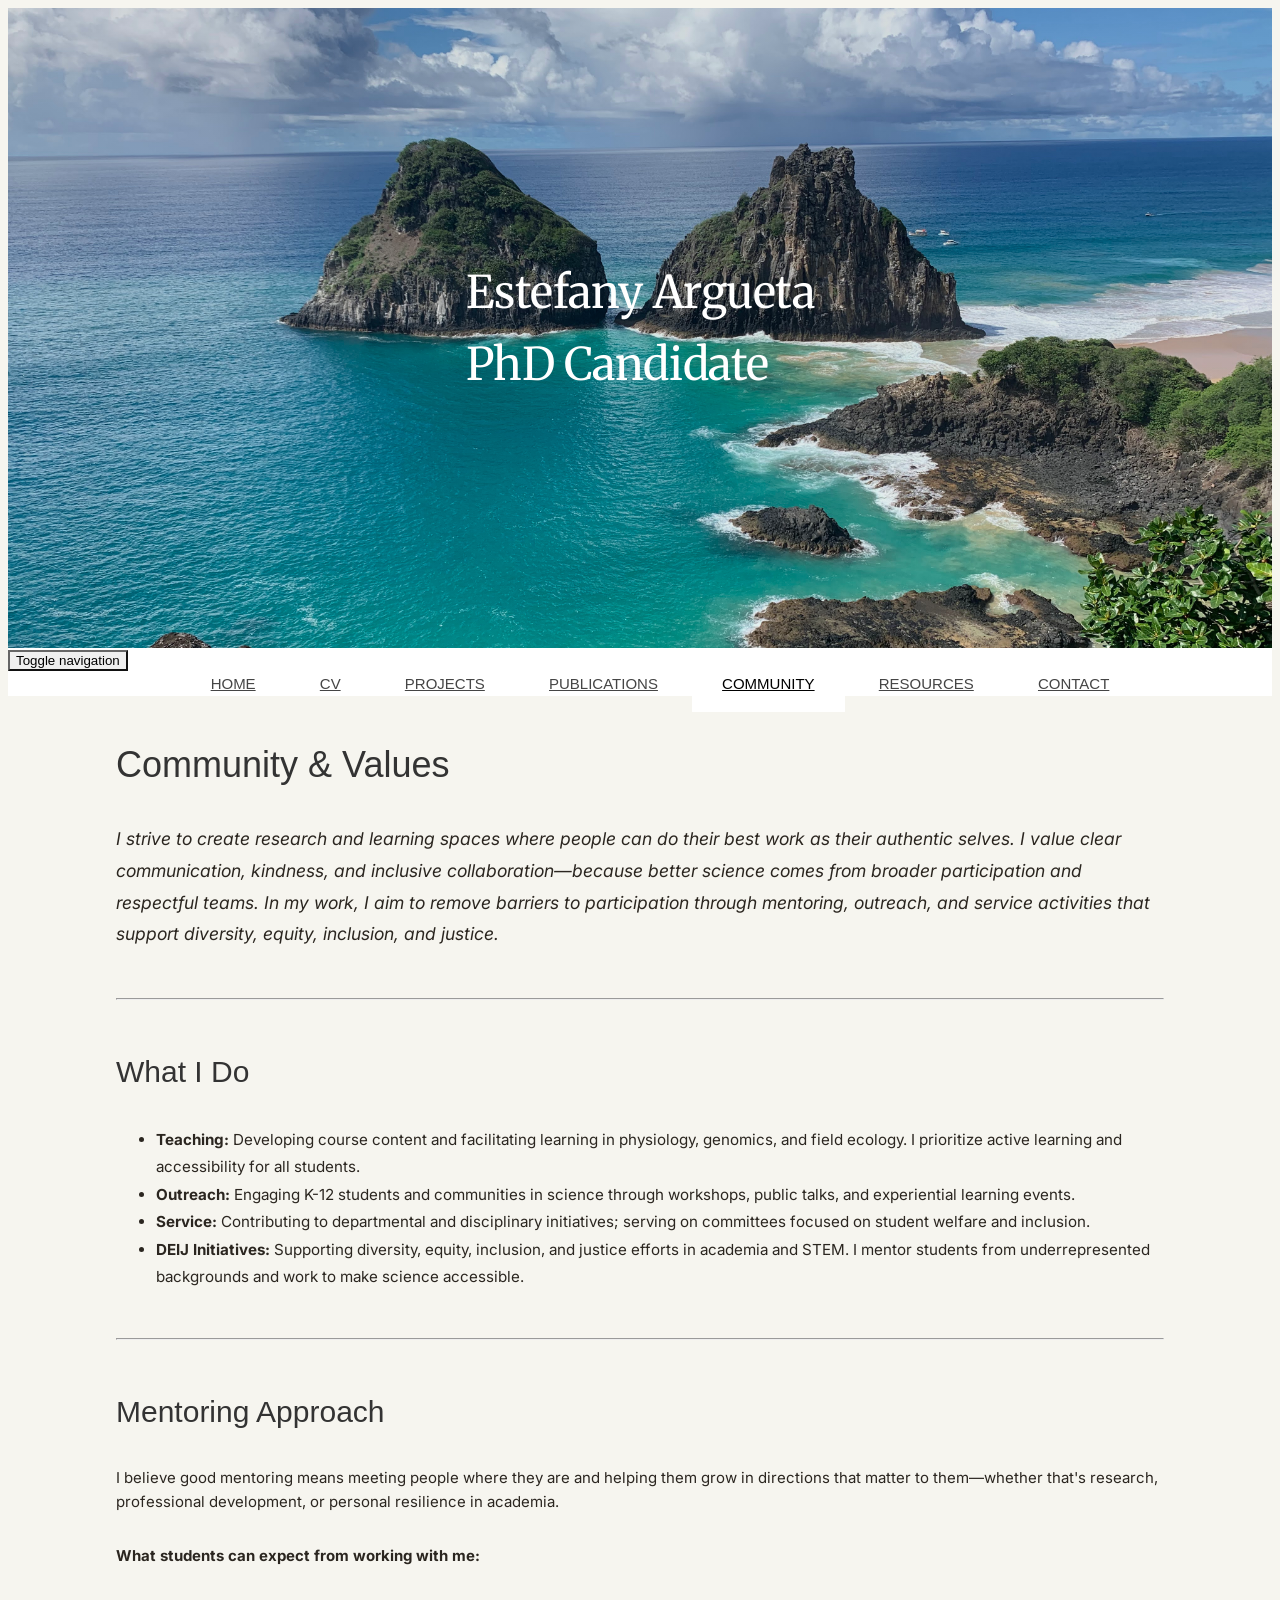
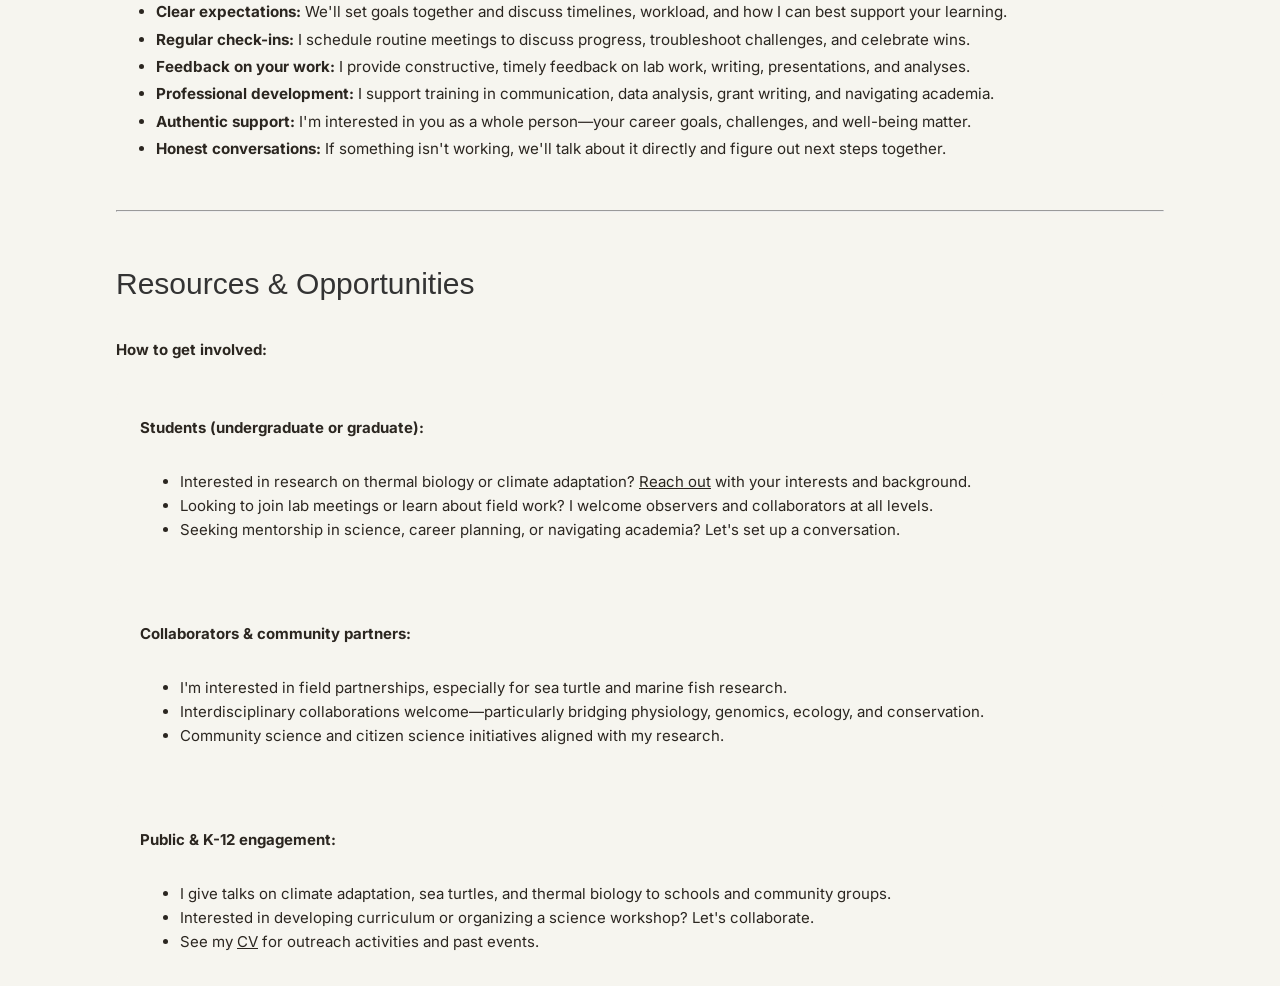
<file: community.html>
<!doctype html>
<html lang="en">
<head>
  <meta charset="utf-8">
  <meta name="viewport" content="width=device-width, initial-scale=1">
  <title>Community — Estefany Argueta</title>
  <link rel="icon" href="favicon.svg" type="image/svg+xml">
  <link rel="preconnect" href="https://fonts.googleapis.com">
  <link rel="preconnect" href="https://fonts.gstatic.com" crossorigin>
  <link rel="stylesheet" href="styles.css">
</head>
<body>
  <header id="header">
    <div id="head" class="parallax" parallax-speed="1">
      <h3 id="logo" class="text-center">
        <span class="title">Estefany Argueta<br>PhD Candidate</span>
      </h3>
    </div>
    <nav class="navbar navbar-default navbar-sticky">
      <div class="container-fluid">
        <div class="navbar-header">
          <button type="button" class="navbar-toggle" data-toggle="collapse" data-target="#bs-example-navbar-collapse-1"> <span class="sr-only">Toggle navigation</span> <span class="icon-bar"></span> <span class="icon-bar"></span> <span class="icon-bar"></span> </button>
        </div>
        <div class="navbar-collapse collapse">
          <ul class="nav navbar-nav">
            <li><a href="index.html">Home</a></li>
            <li><a href="cv.html">CV</a></li>
            <li><a href="projects.html">Projects</a></li>
            <li><a href="publications.html">Publications</a></li>
            <li class="active"><a href="community.html">Community</a></li>
            <li><a href="resources.html">Resources</a></li>
            <li><a href="contact.html">Contact</a></li>
          </ul>
        </div>
      </div>
    </nav>
  </header>

  <main class="container">
    <section class="topspace">
      <div class="row">
        <div class="col-md-8 col-md-offset-2">
          <h2>Community & Values</h2>
          
          <p style="font-size: 1.1rem; line-height: 1.8; margin-bottom: 2rem; font-style: italic;">I strive to create research and learning spaces where people can do their best work as their authentic selves. I value clear communication, kindness, and inclusive collaboration—because better science comes from broader participation and respectful teams. In my work, I aim to remove barriers to participation through mentoring, outreach, and service activities that support diversity, equity, inclusion, and justice.</p>

          <hr style="margin: 3rem 0;">

          <h3>What I Do</h3>
          <ul style="font-size: 0.95rem; line-height: 1.8;">
            <li><strong>Teaching:</strong> Developing course content and facilitating learning in physiology, genomics, and field ecology. I prioritize active learning and accessibility for all students.</li>
            <li><strong>Outreach:</strong> Engaging K-12 students and communities in science through workshops, public talks, and experiential learning events.</li>
            <li><strong>Service:</strong> Contributing to departmental and disciplinary initiatives; serving on committees focused on student welfare and inclusion.</li>
            <li><strong>DEIJ Initiatives:</strong> Supporting diversity, equity, inclusion, and justice efforts in academia and STEM. I mentor students from underrepresented backgrounds and work to make science accessible.</li>
          </ul>

          <hr style="margin: 3rem 0;">

          <h3>Mentoring Approach</h3>
          <p>I believe good mentoring means meeting people where they are and helping them grow in directions that matter to them—whether that's research, professional development, or personal resilience in academia.</p>
          
          <p><strong>What students can expect from working with me:</strong></p>
          <ul style="font-size: 0.95rem; line-height: 1.8;">
            <li><strong>Clear expectations:</strong> We'll set goals together and discuss timelines, workload, and how I can best support your learning.</li>
            <li><strong>Regular check-ins:</strong> I schedule routine meetings to discuss progress, troubleshoot challenges, and celebrate wins.</li>
            <li><strong>Feedback on your work:</strong> I provide constructive, timely feedback on lab work, writing, presentations, and analyses.</li>
            <li><strong>Professional development:</strong> I support training in communication, data analysis, grant writing, and navigating academia.</li>
            <li><strong>Authentic support:</strong> I'm interested in you as a whole person—your career goals, challenges, and well-being matter.</li>
            <li><strong>Honest conversations:</strong> If something isn't working, we'll talk about it directly and figure out next steps together.</li>
          </ul>

          <hr style="margin: 3rem 0;">

          <h3>Resources & Opportunities</h3>
          <p><strong>How to get involved:</strong></p>
          
          <div style="background: #f6f5ef; padding: 1.5rem; border-radius: 6px; margin-bottom: 2rem;">
            <p><strong>Students (undergraduate or graduate):</strong></p>
            <ul style="margin-bottom: 0;">
              <li>Interested in research on thermal biology or climate adaptation? <a href="contact.html">Reach out</a> with your interests and background.</li>
              <li>Looking to join lab meetings or learn about field work? I welcome observers and collaborators at all levels.</li>
              <li>Seeking mentorship in science, career planning, or navigating academia? Let's set up a conversation.</li>
            </ul>
          </div>

          <div style="background: #f6f5ef; padding: 1.5rem; border-radius: 6px; margin-bottom: 2rem;">
            <p><strong>Collaborators & community partners:</strong></p>
            <ul style="margin-bottom: 0;">
              <li>I'm interested in field partnerships, especially for sea turtle and marine fish research.</li>
              <li>Interdisciplinary collaborations welcome—particularly bridging physiology, genomics, ecology, and conservation.</li>
              <li>Community science and citizen science initiatives aligned with my research.</li>
            </ul>
          </div>

          <div style="background: #f6f5ef; padding: 1.5rem; border-radius: 6px;">
            <p><strong>Public & K-12 engagement:</strong></p>
            <ul style="margin-bottom: 0;">
              <li>I give talks on climate adaptation, sea turtles, and thermal biology to schools and community groups.</li>
              <li>Interested in developing curriculum or organizing a science workshop? Let's collaborate.</li>
              <li>See my <a href="cv.html">CV</a> for outreach activities and past events.</li>
            </ul>
          </div>

        </div>
      </div>
    </section>
  </main>
</body>
</html>
</file>
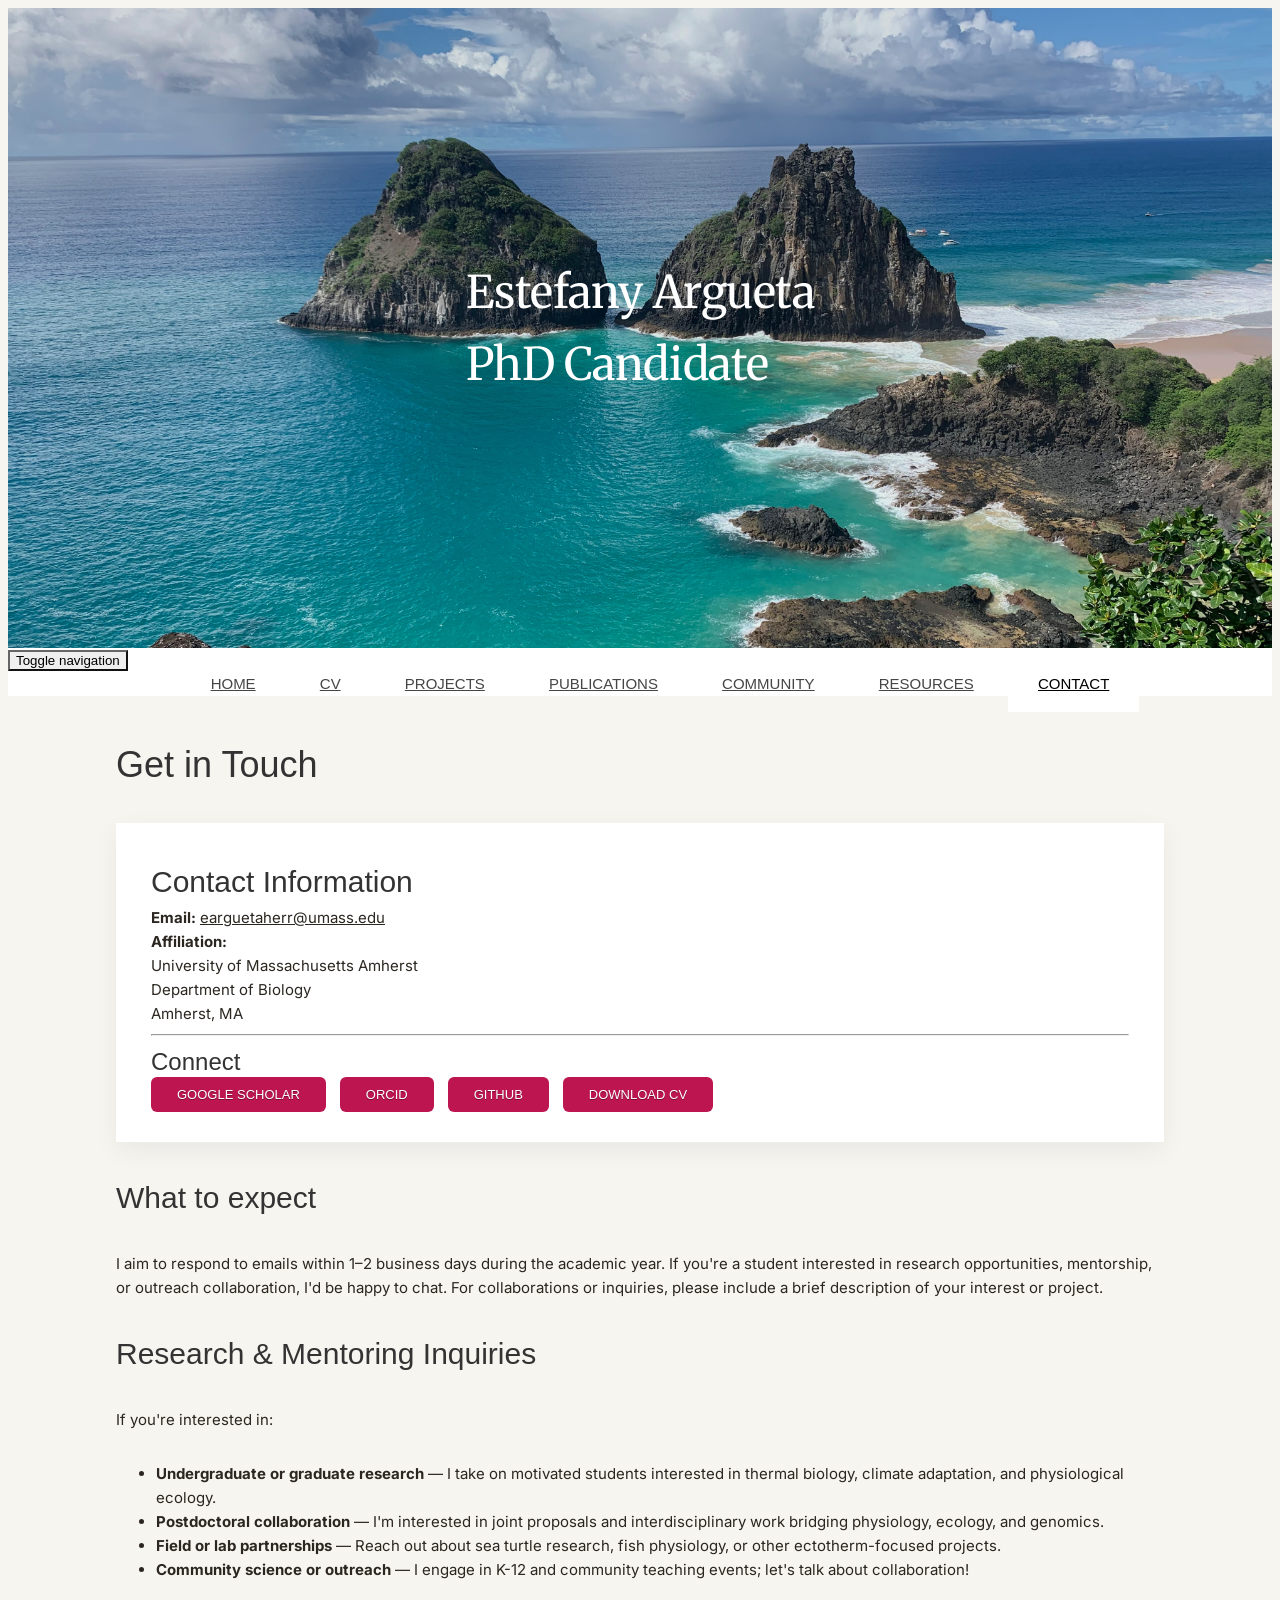
<file: contact.html>
<!doctype html>
<html lang="en">
<head>
  <meta charset="utf-8">
  <meta name="viewport" content="width=device-width, initial-scale=1">
  <title>Contact — Estefany Argueta</title>
  <link rel="icon" href="favicon.svg" type="image/svg+xml">
  <link rel="preconnect" href="https://fonts.googleapis.com">
  <link rel="preconnect" href="https://fonts.gstatic.com" crossorigin>
  <link rel="stylesheet" href="styles.css">
</head>
<body>
  <header id="header">
    <div id="head" class="parallax" parallax-speed="1">
      <h3 id="logo" class="text-center">
        <span class="title">Estefany Argueta<br>PhD Candidate</span>
      </h3>
    </div>
    <nav class="navbar navbar-default navbar-sticky">
      <div class="container-fluid">
        <div class="navbar-header">
          <button type="button" class="navbar-toggle" data-toggle="collapse" data-target="#bs-example-navbar-collapse-1"> <span class="sr-only">Toggle navigation</span> <span class="icon-bar"></span> <span class="icon-bar"></span> <span class="icon-bar"></span> </button>
        </div>
        <div class="navbar-collapse collapse">
          <ul class="nav navbar-nav">
            <li><a href="index.html">Home</a></li>
            <li><a href="cv.html">CV</a></li>
            <li><a href="projects.html">Projects</a></li>
            <li><a href="publications.html">Publications</a></li>
            <li><a href="community.html">Community</a></li>
            <li><a href="resources.html">Resources</a></li>
            <li class="active"><a href="contact.html">Contact</a></li>
          </ul>
        </div>
      </div>
    </nav>
  </header>

  <main class="container">
    <section class="topspace">
      <div class="row">
        <div class="col-md-8 col-md-offset-2">
          <h2>Get in Touch</h2>
          
          <div class="panel panel-cta" style="margin-bottom: 2rem;">
            <div class="panel-body">
              <h3 style="margin-top: 0;">Contact Information</h3>
              
              <p><strong>Email:</strong> <a href="mailto:earguetaherr@umass.edu">earguetaherr@umass.edu</a></p>
              
              <p><strong>Affiliation:</strong><br>
              University of Massachusetts Amherst<br>
              Department of Biology<br>
              Amherst, MA</p>

              <hr>

              <h4>Connect</h4>
              <p>
                <a href="#" class="btn btn-primary" style="margin-right: 10px; margin-bottom: 10px;">Google Scholar</a>
                <a href="#" class="btn btn-primary" style="margin-right: 10px; margin-bottom: 10px;">ORCID</a>
                <a href="#" class="btn btn-primary" style="margin-right: 10px; margin-bottom: 10px;">GitHub</a>
                <a href="cv.pdf" class="btn btn-primary">Download CV</a>
              </p>
            </div>
          </div>

          <h3>What to expect</h3>
          <p>I aim to respond to emails within 1–2 business days during the academic year. If you're a student interested in research opportunities, mentorship, or outreach collaboration, I'd be happy to chat. For collaborations or inquiries, please include a brief description of your interest or project.</p>

          <h3>Research & Mentoring Inquiries</h3>
          <p>If you're interested in:</p>
          <ul>
            <li><strong>Undergraduate or graduate research</strong> — I take on motivated students interested in thermal biology, climate adaptation, and physiological ecology.</li>
            <li><strong>Postdoctoral collaboration</strong> — I'm interested in joint proposals and interdisciplinary work bridging physiology, ecology, and genomics.</li>
            <li><strong>Field or lab partnerships</strong> — Reach out about sea turtle research, fish physiology, or other ectotherm-focused projects.</li>
            <li><strong>Community science or outreach</strong> — I engage in K-12 and community teaching events; let's talk about collaboration!</li>
          </ul>

        </div>
      </div>
    </section>
  </main>
</body>
</html>
</file>
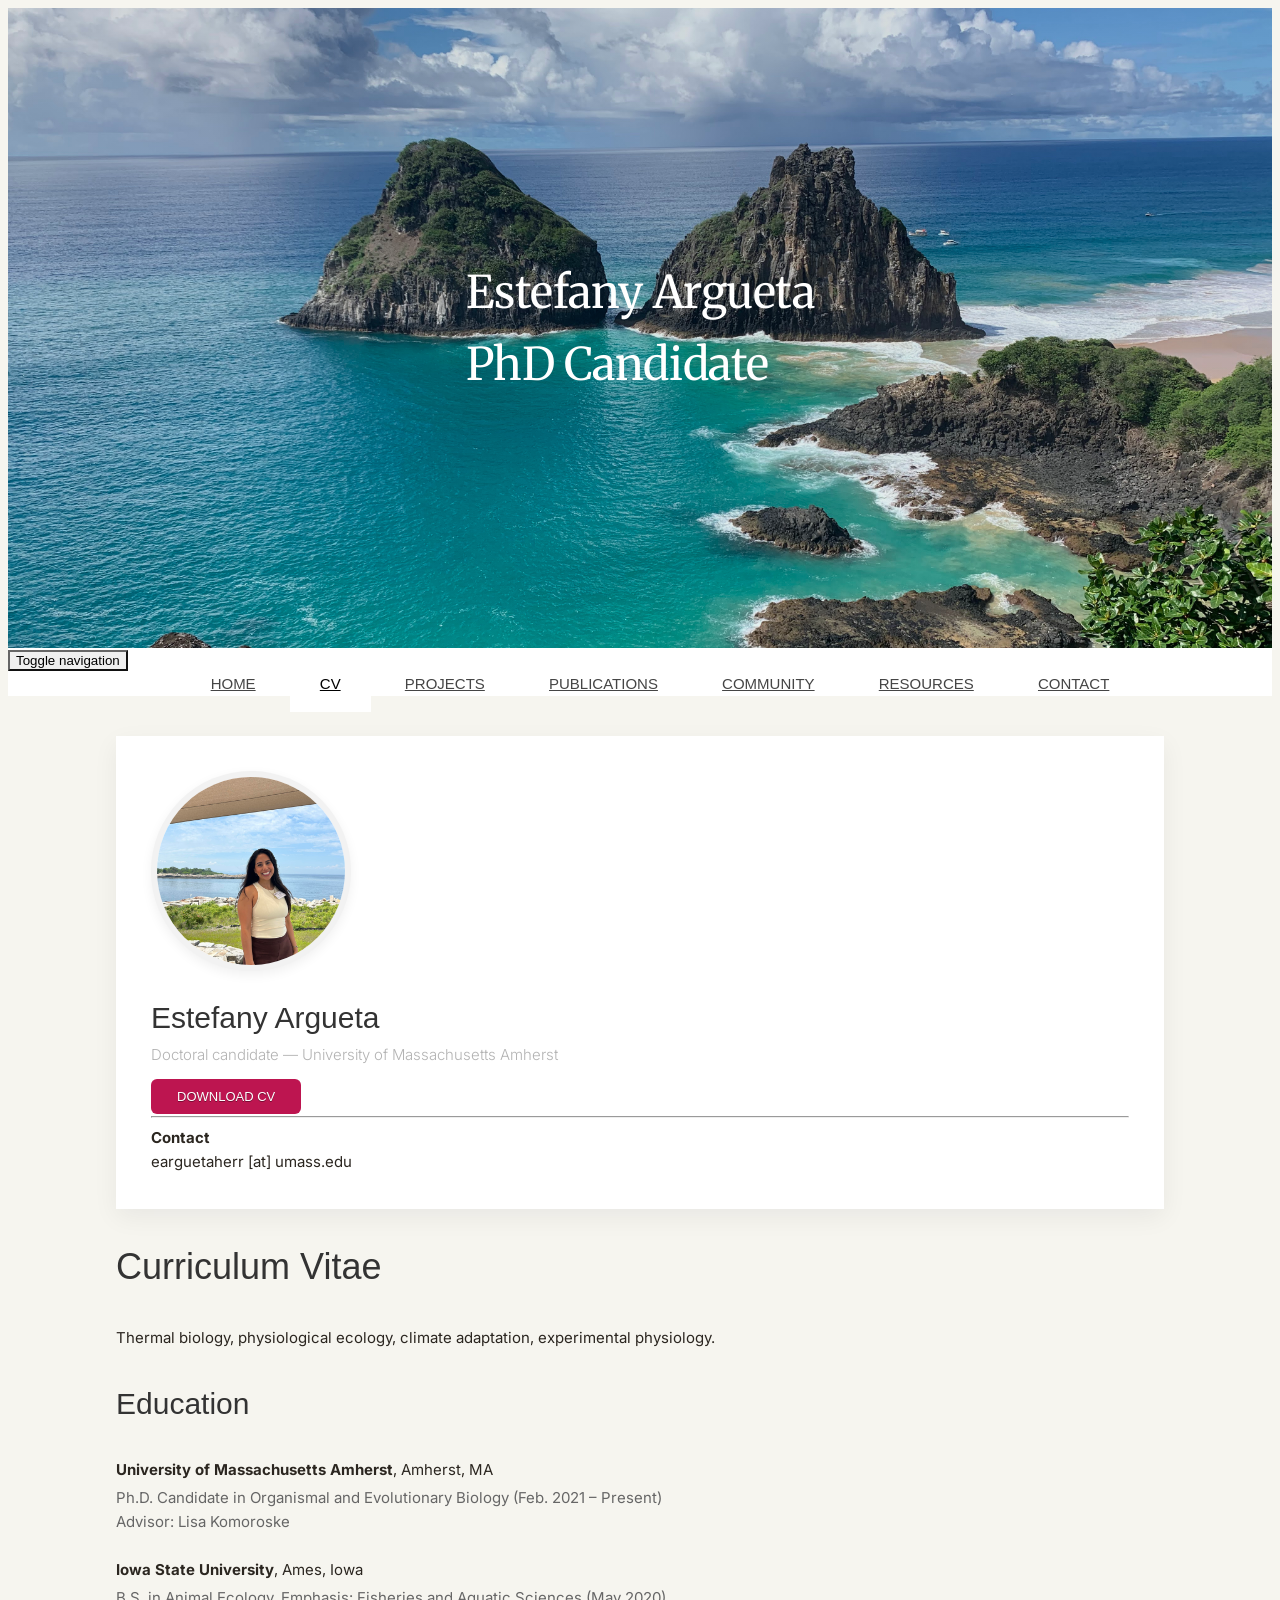
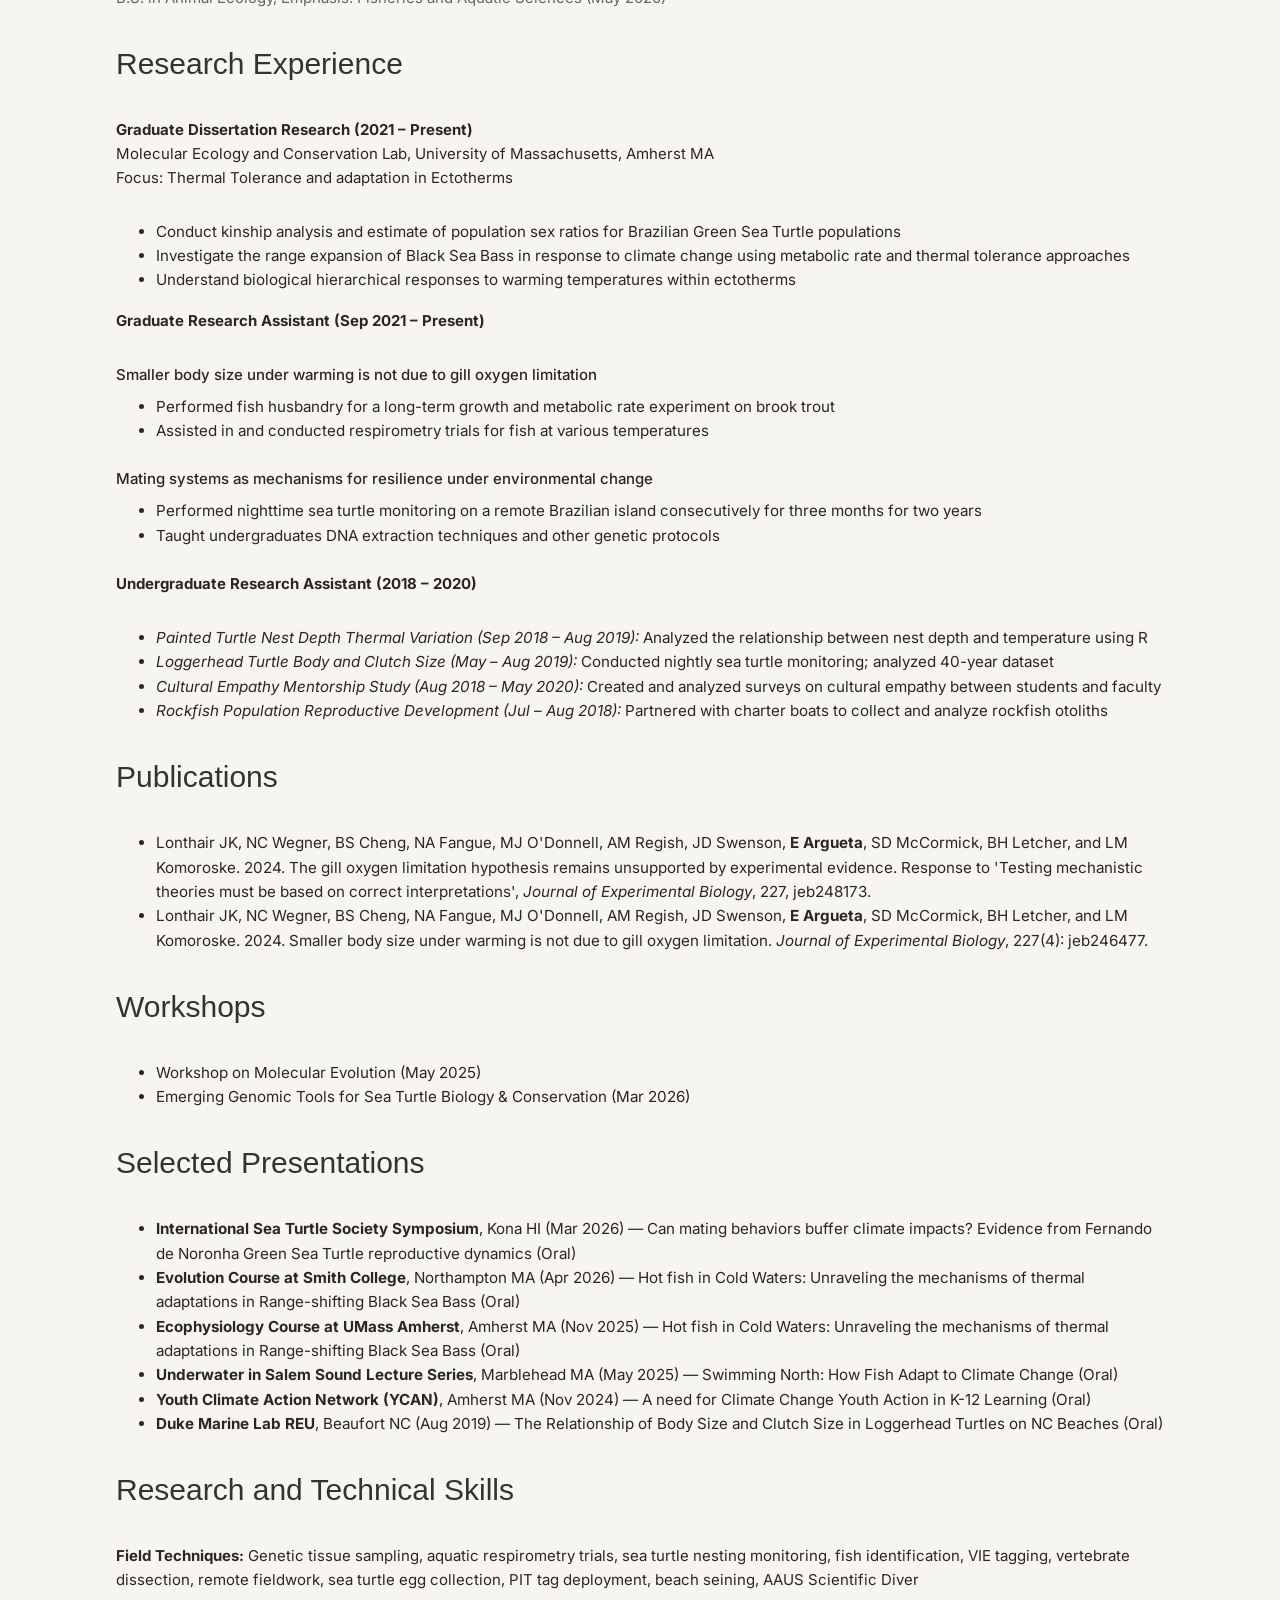
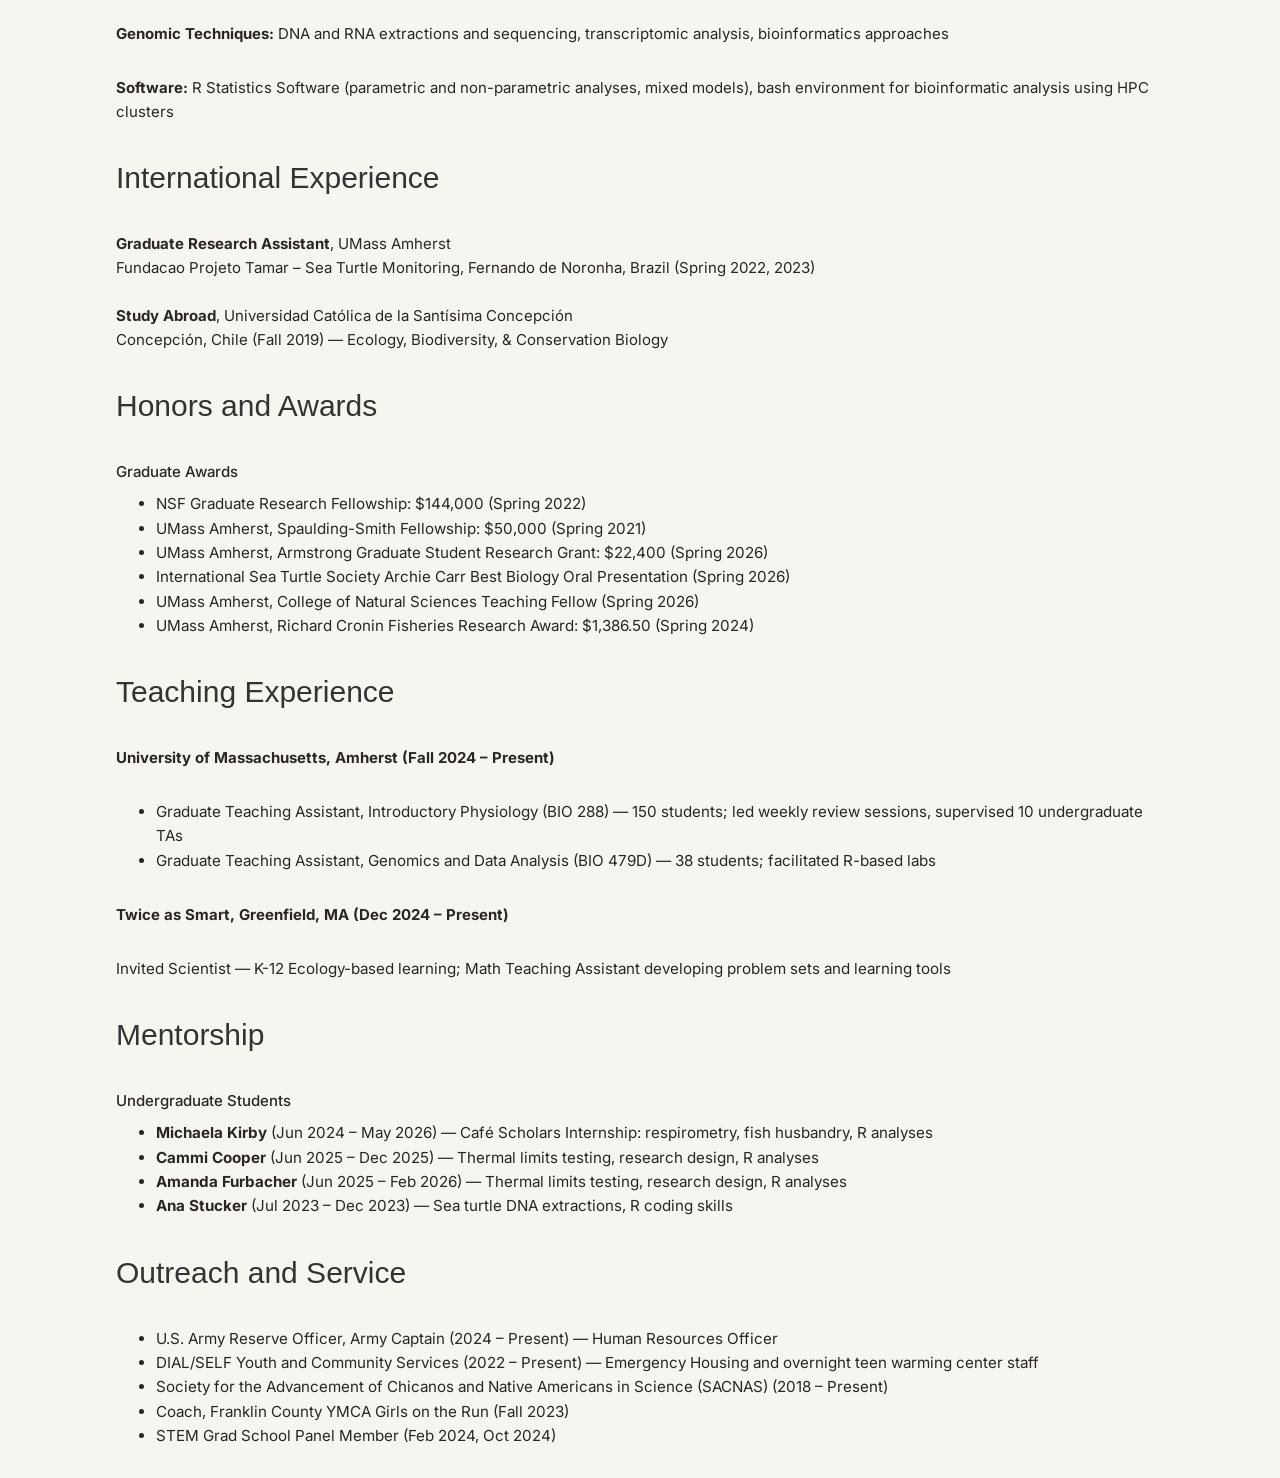
<file: cv.html>
<!doctype html>
<html lang="en">
<head>
  <meta charset="utf-8">
  <meta name="viewport" content="width=device-width, initial-scale=1">
  <title>CV — Estefany Argueta</title>
  <link rel="icon" href="favicon.svg" type="image/svg+xml">
  <link rel="preconnect" href="https://fonts.googleapis.com">
  <link rel="preconnect" href="https://fonts.gstatic.com" crossorigin>
  <link rel="stylesheet" href="styles.css">
</head>
<body>
  <header id="header">
    <div id="head" class="parallax" parallax-speed="1">
      <h3 id="logo" class="text-center">
        <span class="title">Estefany Argueta<br>PhD Candidate</span>
      </h3>
    </div>
    <nav class="navbar navbar-default navbar-sticky">
      <div class="container-fluid">
        <div class="navbar-header">
          <button type="button" class="navbar-toggle" data-toggle="collapse" data-target="#bs-example-navbar-collapse-1"> <span class="sr-only">Toggle navigation</span> <span class="icon-bar"></span> <span class="icon-bar"></span> <span class="icon-bar"></span> </button>
        </div>
        <div class="navbar-collapse collapse">
          <ul class="nav navbar-nav">
            <li><a href="index.html">Home</a></li>
            <li class="active"><a href="cv.html">CV</a></li>
            <li><a href="projects.html">Projects</a></li>
            <li><a href="publications.html">Publications</a></li>
            <li><a href="community.html">Community</a></li>
            <li><a href="resources.html">Resources</a></li>
            <li><a href="contact.html">Contact</a></li>
          </ul>
        </div>
      </div>
    </nav>
  </header>

  <main class="container">
    <section class="topspace">
      <div class="row">
        <div class="col-md-4">
          <div class="panel panel-cta">
            <div class="panel-body text-center">
              <div class="profile-wrap" style="margin:0 auto 1rem;">
                <img class="profile-photo" src="images/main/headshot.jpeg" alt="Estefany Argueta">
              </div>
              <h3 style="margin-top:0;">Estefany Argueta</h3>
              <p class="text-msg">Doctoral candidate — University of Massachusetts Amherst</p>
              <p style="margin-top:1rem;"><a href="cv.pdf" class="btn btn-primary">Download CV</a></p>
              <hr>
              <p><strong>Contact</strong><br>earguetaherr [at] umass.edu</p>
            </div>
          </div>
        </div>
        <div class="col-md-8">
          <h2>Curriculum Vitae</h2>
          <p>Thermal biology, physiological ecology, climate adaptation, experimental physiology.</p>

          <h3>Education</h3>
          <div style="margin-bottom: 1.5rem;">
            <p style="margin-bottom: 0.25rem;"><strong>University of Massachusetts Amherst</strong>, Amherst, MA</p>
            <p style="margin-bottom: 0; color: #666;">Ph.D. Candidate in Organismal and Evolutionary Biology (Feb. 2021 – Present)<br>Advisor: Lisa Komoroske</p>
          </div>
          <div style="margin-bottom: 1.5rem;">
            <p style="margin-bottom: 0.25rem;"><strong>Iowa State University</strong>, Ames, Iowa</p>
            <p style="margin-bottom: 0; color: #666;">B.S. in Animal Ecology, Emphasis: Fisheries and Aquatic Sciences (May 2020)</p>
          </div>

          <h3>Research Experience</h3>
          <p><strong>Graduate Dissertation Research (2021 – Present)</strong><br>
          Molecular Ecology and Conservation Lab, University of Massachusetts, Amherst MA<br>
          Focus: Thermal Tolerance and adaptation in Ectotherms</p>
          <ul style="font-size: 0.95rem; margin-bottom: 1rem;">
            <li>Conduct kinship analysis and estimate of population sex ratios for Brazilian Green Sea Turtle populations</li>
            <li>Investigate the range expansion of Black Sea Bass in response to climate change using metabolic rate and thermal tolerance approaches</li>
            <li>Understand biological hierarchical responses to warming temperatures within ectotherms</li>
          </ul>

          <p><strong>Graduate Research Assistant (Sep 2021 – Present)</strong></p>
          <p style="margin-bottom: 0.5rem; font-weight: 500;">Smaller body size under warming is not due to gill oxygen limitation</p>
          <ul style="font-size: 0.95rem; margin-bottom: 1.5rem;">
            <li>Performed fish husbandry for a long-term growth and metabolic rate experiment on brook trout</li>
            <li>Assisted in and conducted respirometry trials for fish at various temperatures</li>
          </ul>

          <p style="margin-bottom: 0.5rem; font-weight: 500;">Mating systems as mechanisms for resilience under environmental change</p>
          <ul style="font-size: 0.95rem; margin-bottom: 1.5rem;">
            <li>Performed nighttime sea turtle monitoring on a remote Brazilian island consecutively for three months for two years</li>
            <li>Taught undergraduates DNA extraction techniques and other genetic protocols</li>
          </ul>

          <p><strong>Undergraduate Research Assistant (2018 – 2020)</strong></p>
          <ul style="font-size: 0.95rem;">
            <li><em>Painted Turtle Nest Depth Thermal Variation (Sep 2018 – Aug 2019):</em> Analyzed the relationship between nest depth and temperature using R</li>
            <li><em>Loggerhead Turtle Body and Clutch Size (May – Aug 2019):</em> Conducted nightly sea turtle monitoring; analyzed 40-year dataset</li>
            <li><em>Cultural Empathy Mentorship Study (Aug 2018 – May 2020):</em> Created and analyzed surveys on cultural empathy between students and faculty</li>
            <li><em>Rockfish Population Reproductive Development (Jul – Aug 2018):</em> Partnered with charter boats to collect and analyze rockfish otoliths</li>
          </ul>

          <h3>Publications</h3>
          <ul style="font-size: 0.95rem;">
            <li>Lonthair JK, NC Wegner, BS Cheng, NA Fangue, MJ O'Donnell, AM Regish, JD Swenson, <strong>E Argueta</strong>, SD McCormick, BH Letcher, and LM Komoroske. 2024. The gill oxygen limitation hypothesis remains unsupported by experimental evidence. Response to 'Testing mechanistic theories must be based on correct interpretations', <em>Journal of Experimental Biology</em>, 227, jeb248173.</li>
            <li>Lonthair JK, NC Wegner, BS Cheng, NA Fangue, MJ O'Donnell, AM Regish, JD Swenson, <strong>E Argueta</strong>, SD McCormick, BH Letcher, and LM Komoroske. 2024. Smaller body size under warming is not due to gill oxygen limitation. <em>Journal of Experimental Biology</em>, 227(4): jeb246477.</li>
          </ul>

          <h3>Workshops</h3>
          <ul style="font-size: 0.95rem;">
            <li>Workshop on Molecular Evolution (May 2025)</li>
            <li>Emerging Genomic Tools for Sea Turtle Biology &amp; Conservation (Mar 2026)</li>
          </ul>

          <h3>Selected Presentations</h3>
          <ul style="font-size: 0.95rem;">
            <li><strong>International Sea Turtle Society Symposium</strong>, Kona HI (Mar 2026) — Can mating behaviors buffer climate impacts? Evidence from Fernando de Noronha Green Sea Turtle reproductive dynamics (Oral)</li>
            <li><strong>Evolution Course at Smith College</strong>, Northampton MA (Apr 2026) — Hot fish in Cold Waters: Unraveling the mechanisms of thermal adaptations in Range-shifting Black Sea Bass (Oral)</li>
            <li><strong>Ecophysiology Course at UMass Amherst</strong>, Amherst MA (Nov 2025) — Hot fish in Cold Waters: Unraveling the mechanisms of thermal adaptations in Range-shifting Black Sea Bass (Oral)</li>
            <li><strong>Underwater in Salem Sound Lecture Series</strong>, Marblehead MA (May 2025) — Swimming North: How Fish Adapt to Climate Change (Oral)</li>
            <li><strong>Youth Climate Action Network (YCAN)</strong>, Amherst MA (Nov 2024) — A need for Climate Change Youth Action in K-12 Learning (Oral)</li>
            <li><strong>Duke Marine Lab REU</strong>, Beaufort NC (Aug 2019) — The Relationship of Body Size and Clutch Size in Loggerhead Turtles on NC Beaches (Oral)</li>
          </ul>

          <h3>Research and Technical Skills</h3>
          <p><strong>Field Techniques:</strong> Genetic tissue sampling, aquatic respirometry trials, sea turtle nesting monitoring, fish identification, VIE tagging, vertebrate dissection, remote fieldwork, sea turtle egg collection, PIT tag deployment, beach seining, AAUS Scientific Diver</p>
          <p><strong>Genomic Techniques:</strong> DNA and RNA extractions and sequencing, transcriptomic analysis, bioinformatics approaches</p>
          <p><strong>Software:</strong> R Statistics Software (parametric and non-parametric analyses, mixed models), bash environment for bioinformatic analysis using HPC clusters</p>

          <h3>International Experience</h3>
          <div style="margin-bottom: 1.5rem;">
            <p style="margin-bottom: 0.25rem;"><strong>Graduate Research Assistant</strong>, UMass Amherst<br>Fundacao Projeto Tamar – Sea Turtle Monitoring, Fernando de Noronha, Brazil (Spring 2022, 2023)</p>
          </div>
          <div>
            <p style="margin-bottom: 0.25rem;"><strong>Study Abroad</strong>, Universidad Católica de la Santísima Concepción<br>Concepción, Chile (Fall 2019) — Ecology, Biodiversity, &amp; Conservation Biology</p>
          </div>

          <h3>Honors and Awards</h3>
          <p style="font-weight: 500; margin-bottom: 0.5rem;">Graduate Awards</p>
          <ul style="font-size: 0.95rem; margin-bottom: 1rem;">
            <li>NSF Graduate Research Fellowship: $144,000 (Spring 2022)</li>
            <li>UMass Amherst, Spaulding-Smith Fellowship: $50,000 (Spring 2021)</li>
            <li>UMass Amherst, Armstrong Graduate Student Research Grant: $22,400 (Spring 2026)</li>
            <li>International Sea Turtle Society Archie Carr Best Biology Oral Presentation (Spring 2026)</li>
            <li>UMass Amherst, College of Natural Sciences Teaching Fellow (Spring 2026)</li>
            <li>UMass Amherst, Richard Cronin Fisheries Research Award: $1,386.50 (Spring 2024)</li>
          </ul>

          <h3>Teaching Experience</h3>
          <p><strong>University of Massachusetts, Amherst (Fall 2024 – Present)</strong></p>
          <ul style="font-size: 0.95rem;">
            <li>Graduate Teaching Assistant, Introductory Physiology (BIO 288) — 150 students; led weekly review sessions, supervised 10 undergraduate TAs</li>
            <li>Graduate Teaching Assistant, Genomics and Data Analysis (BIO 479D) — 38 students; facilitated R-based labs</li>
          </ul>
          <p style="margin-top: 1rem;"><strong>Twice as Smart, Greenfield, MA (Dec 2024 – Present)</strong></p>
          <p style="font-size: 0.95rem; margin-bottom: 0;">Invited Scientist — K-12 Ecology-based learning; Math Teaching Assistant developing problem sets and learning tools</p>

          <h3>Mentorship</h3>
          <p style="font-weight: 500; margin-bottom: 0.5rem;">Undergraduate Students</p>
          <ul style="font-size: 0.95rem; margin-bottom: 1rem;">
            <li><strong>Michaela Kirby</strong> (Jun 2024 – May 2026) — Café Scholars Internship: respirometry, fish husbandry, R analyses</li>
            <li><strong>Cammi Cooper</strong> (Jun 2025 – Dec 2025) — Thermal limits testing, research design, R analyses</li>
            <li><strong>Amanda Furbacher</strong> (Jun 2025 – Feb 2026) — Thermal limits testing, research design, R analyses</li>
            <li><strong>Ana Stucker</strong> (Jul 2023 – Dec 2023) — Sea turtle DNA extractions, R coding skills</li>
          </ul>

          <h3>Outreach and Service</h3>
          <ul style="font-size: 0.95rem;">
            <li>U.S. Army Reserve Officer, Army Captain (2024 – Present) — Human Resources Officer</li>
            <li>DIAL/SELF Youth and Community Services (2022 – Present) — Emergency Housing and overnight teen warming center staff</li>
            <li>Society for the Advancement of Chicanos and Native Americans in Science (SACNAS) (2018 – Present)</li>
            <li>Coach, Franklin County YMCA Girls on the Run (Fall 2023)</li>
            <li>STEM Grad School Panel Member (Feb 2024, Oct 2024)</li>
          </ul>

        </div>
      </div>
    </section>
  </main>
</body>
</html>
</file>
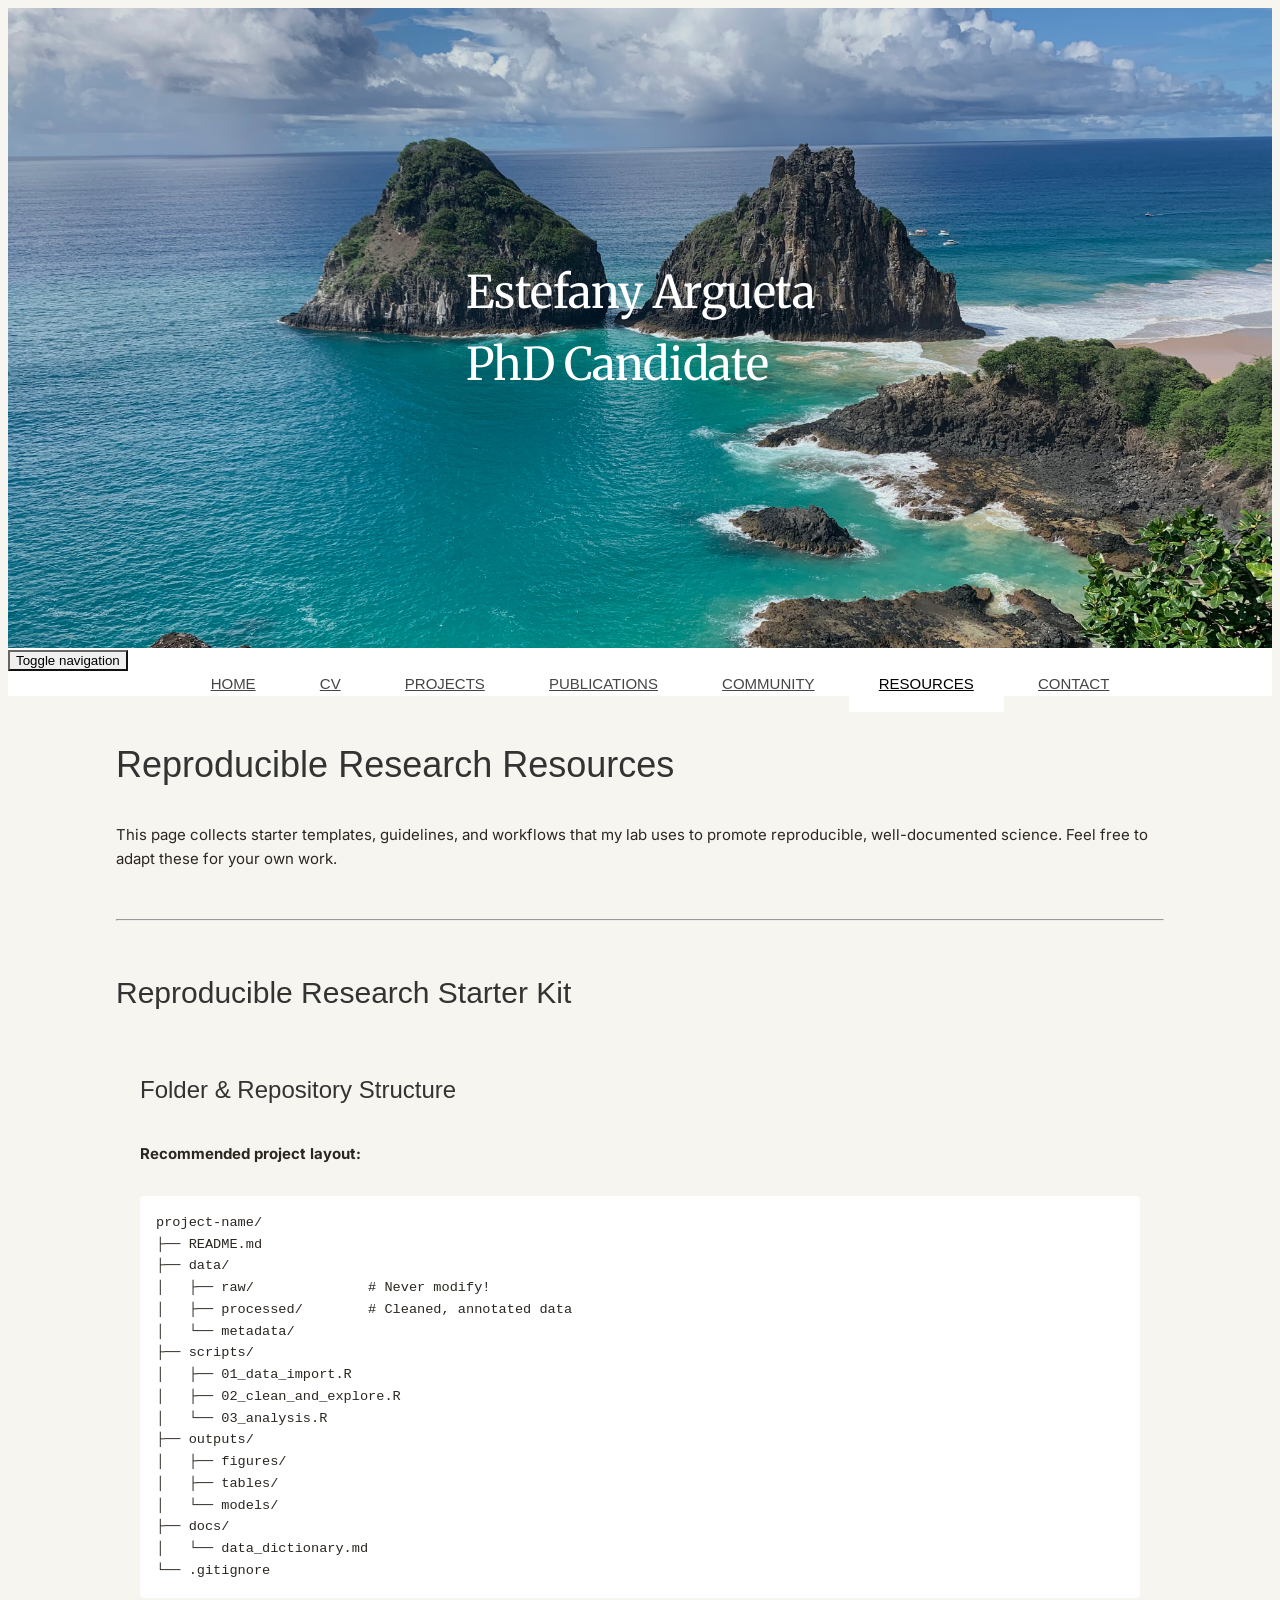
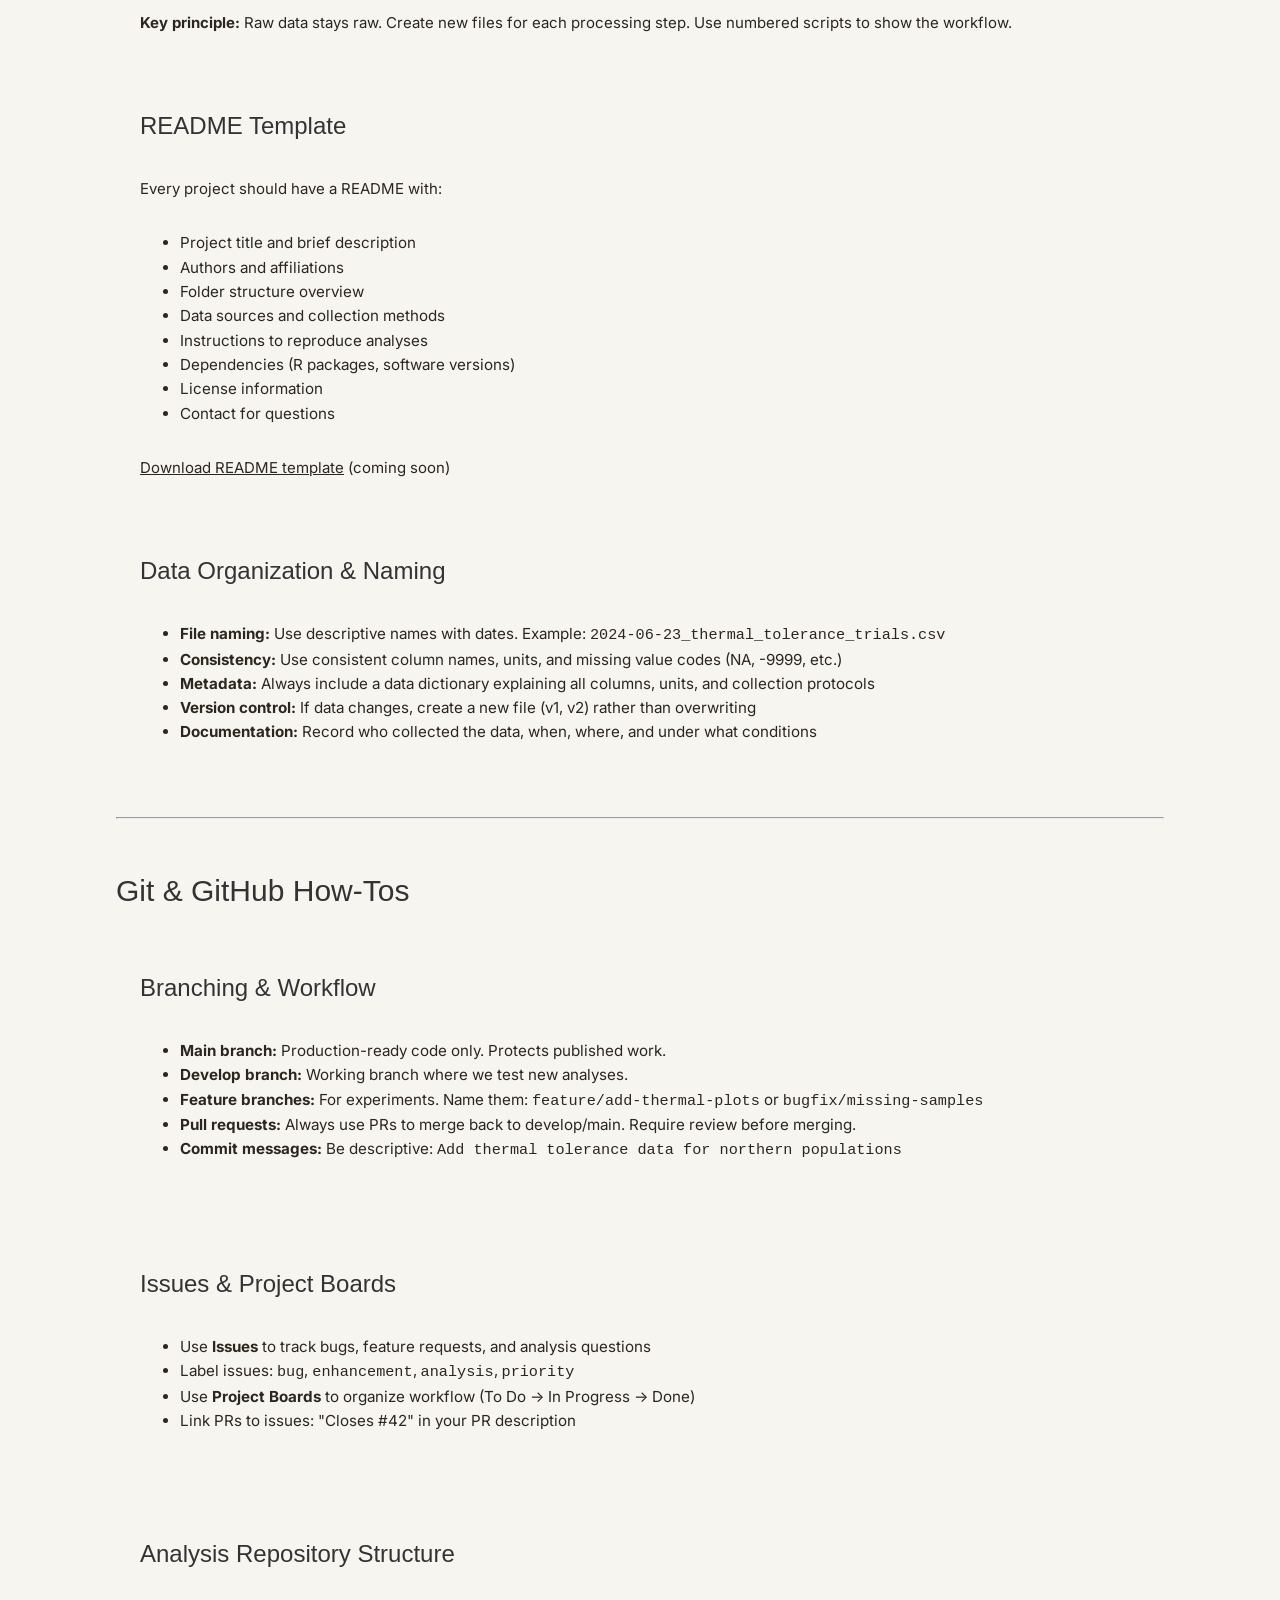
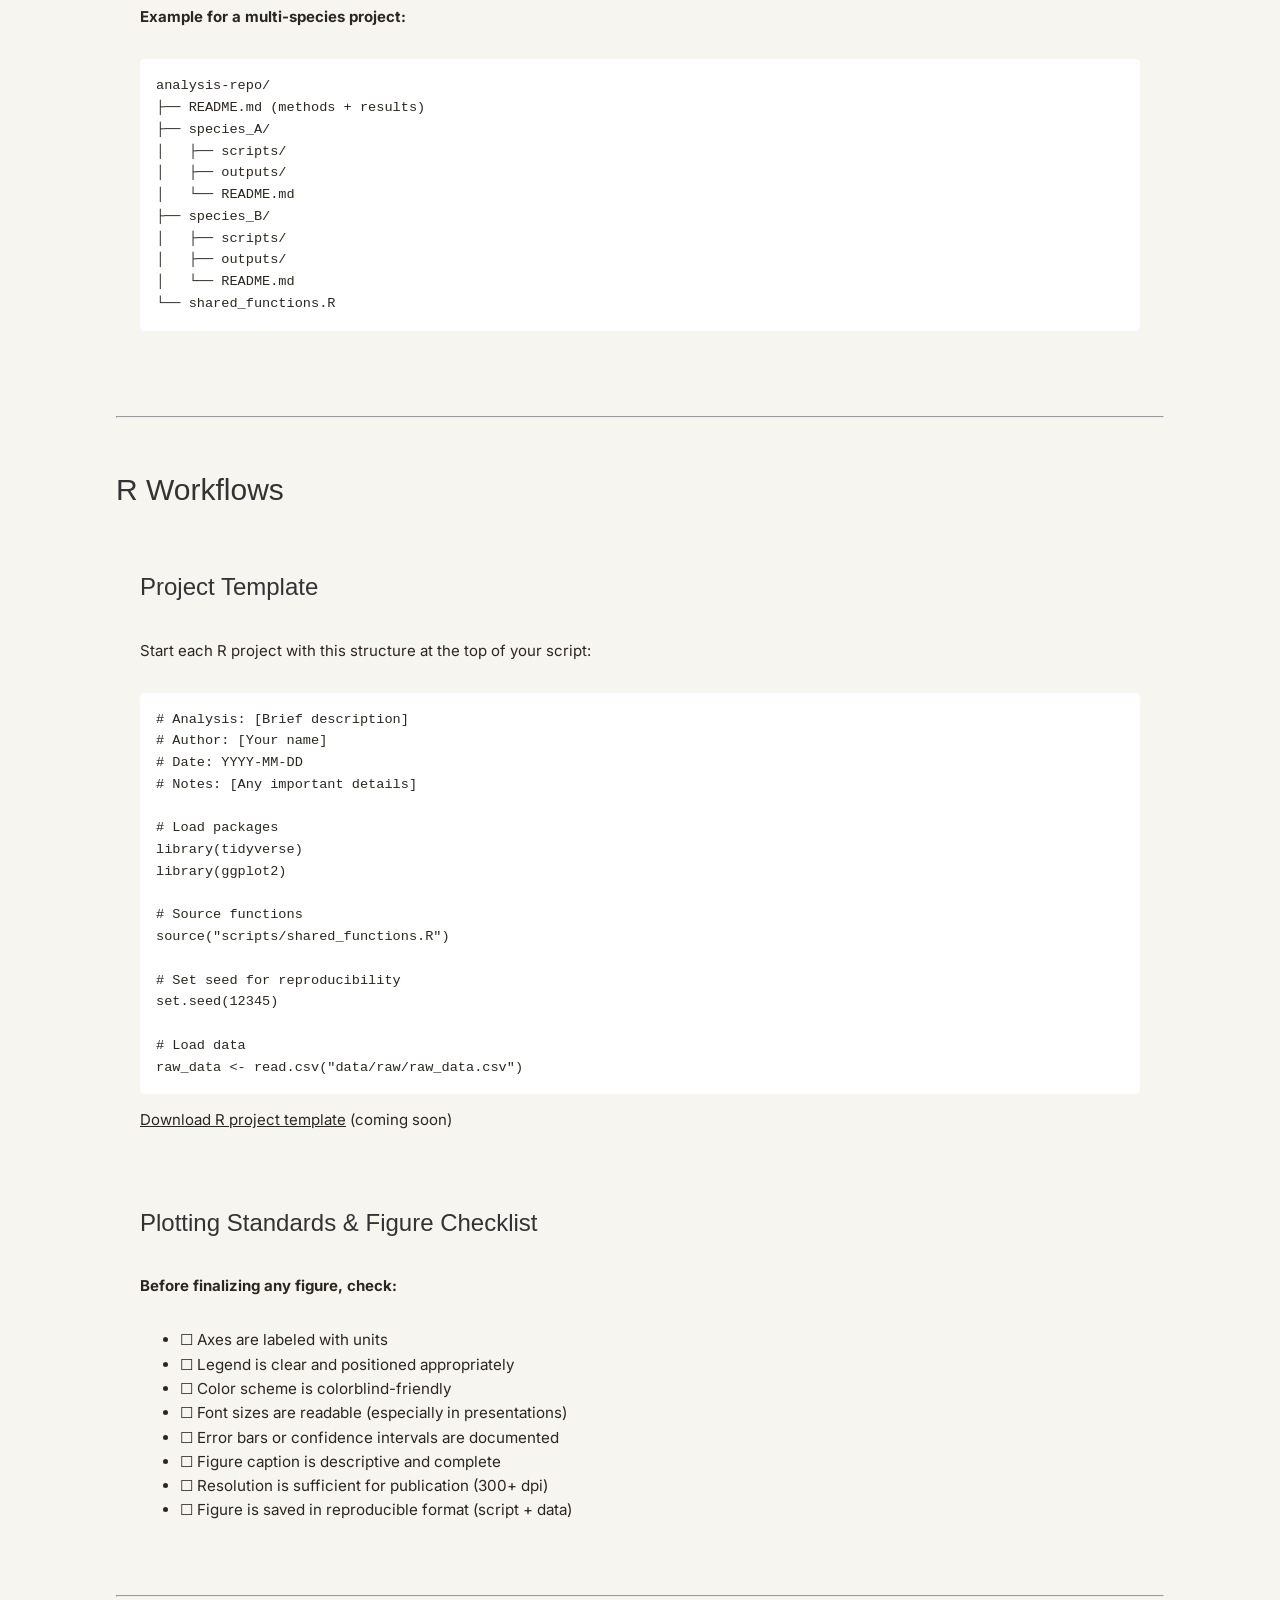
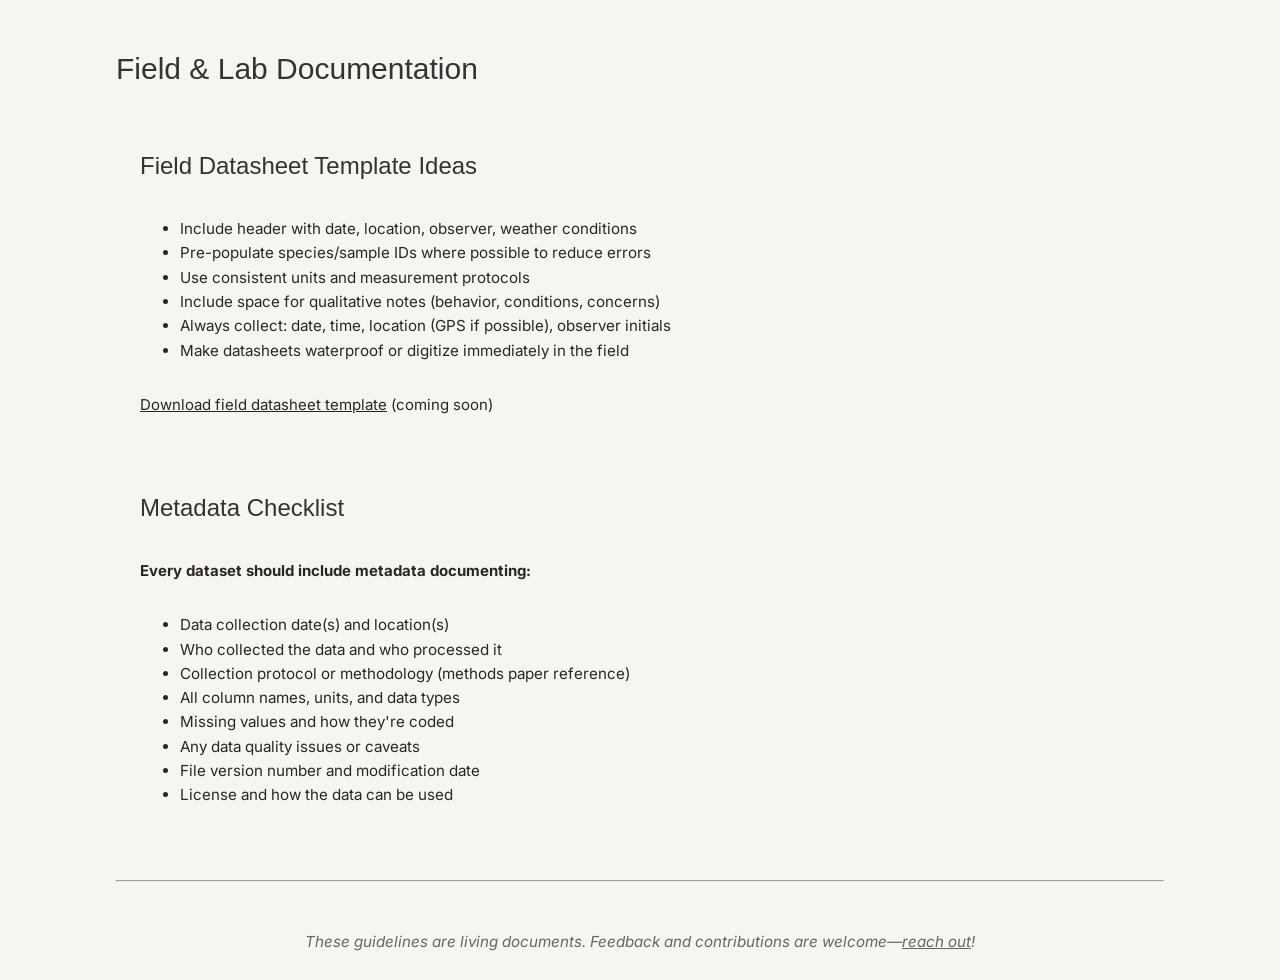
<file: resources.html>
<!doctype html>
<html lang="en">
<head>
  <meta charset="utf-8">
  <meta name="viewport" content="width=device-width, initial-scale=1">
  <title>Resources — Estefany Argueta</title>
  <link rel="icon" href="favicon.svg" type="image/svg+xml">
  <link rel="preconnect" href="https://fonts.googleapis.com">
  <link rel="preconnect" href="https://fonts.gstatic.com" crossorigin>
  <link rel="stylesheet" href="styles.css">
</head>
<body>
  <header id="header">
    <div id="head" class="parallax" parallax-speed="1">
      <h3 id="logo" class="text-center">
        <span class="title">Estefany Argueta<br>PhD Candidate</span>
      </h3>
    </div>
    <nav class="navbar navbar-default navbar-sticky">
      <div class="container-fluid">
        <div class="navbar-header">
          <button type="button" class="navbar-toggle" data-toggle="collapse" data-target="#bs-example-navbar-collapse-1"> <span class="sr-only">Toggle navigation</span> <span class="icon-bar"></span> <span class="icon-bar"></span> <span class="icon-bar"></span> </button>
        </div>
        <div class="navbar-collapse collapse">
          <ul class="nav navbar-nav">
            <li><a href="index.html">Home</a></li>
            <li><a href="cv.html">CV</a></li>
            <li><a href="projects.html">Projects</a></li>
            <li><a href="publications.html">Publications</a></li>
            <li><a href="community.html">Community</a></li>
            <li class="active"><a href="resources.html">Resources</a></li>
            <li><a href="contact.html">Contact</a></li>
          </ul>
        </div>
      </div>
    </nav>
  </header>

  <main class="container">
    <section class="topspace">
      <div class="row">
        <div class="col-md-8 col-md-offset-2">
          <h2>Reproducible Research Resources</h2>
          <p>This page collects starter templates, guidelines, and workflows that my lab uses to promote reproducible, well-documented science. Feel free to adapt these for your own work.</p>

          <hr style="margin: 3rem 0;">

          <h3>Reproducible Research Starter Kit</h3>
          
          <div style="background: #f6f5ef; padding: 1.5rem; border-radius: 6px; margin-bottom: 1.5rem;">
            <h4 style="margin-top: 0;">Folder & Repository Structure</h4>
            <p><strong>Recommended project layout:</strong></p>
            <pre style="background: #fff; padding: 1rem; border-radius: 4px; overflow-x: auto; font-size: 0.85rem;">project-name/
├── README.md
├── data/
│   ├── raw/              # Never modify!
│   ├── processed/        # Cleaned, annotated data
│   └── metadata/
├── scripts/
│   ├── 01_data_import.R
│   ├── 02_clean_and_explore.R
│   └── 03_analysis.R
├── outputs/
│   ├── figures/
│   ├── tables/
│   └── models/
├── docs/
│   └── data_dictionary.md
└── .gitignore</pre>
            <p style="margin-bottom: 0;"><strong>Key principle:</strong> Raw data stays raw. Create new files for each processing step. Use numbered scripts to show the workflow.</p>
          </div>

          <div style="background: #f6f5ef; padding: 1.5rem; border-radius: 6px; margin-bottom: 1.5rem;">
            <h4 style="margin-top: 0;">README Template</h4>
            <p>Every project should have a README with:</p>
            <ul style="font-size: 0.95rem;">
              <li>Project title and brief description</li>
              <li>Authors and affiliations</li>
              <li>Folder structure overview</li>
              <li>Data sources and collection methods</li>
              <li>Instructions to reproduce analyses</li>
              <li>Dependencies (R packages, software versions)</li>
              <li>License information</li>
              <li>Contact for questions</li>
            </ul>
            <p style="margin-bottom: 0;"><a href="#">Download README template</a> (coming soon)</p>
          </div>

          <div style="background: #f6f5ef; padding: 1.5rem; border-radius: 6px;">
            <h4 style="margin-top: 0;">Data Organization & Naming</h4>
            <ul style="font-size: 0.95rem; margin-bottom: 0;">
              <li><strong>File naming:</strong> Use descriptive names with dates. Example: <code>2024-06-23_thermal_tolerance_trials.csv</code></li>
              <li><strong>Consistency:</strong> Use consistent column names, units, and missing value codes (NA, -9999, etc.)</li>
              <li><strong>Metadata:</strong> Always include a data dictionary explaining all columns, units, and collection protocols</li>
              <li><strong>Version control:</strong> If data changes, create a new file (v1, v2) rather than overwriting</li>
              <li><strong>Documentation:</strong> Record who collected the data, when, where, and under what conditions</li>
            </ul>
          </div>

          <hr style="margin: 3rem 0;">

          <h3>Git & GitHub How-Tos</h3>
          
          <div style="background: #f6f5ef; padding: 1.5rem; border-radius: 6px; margin-bottom: 1.5rem;">
            <h4 style="margin-top: 0;">Branching & Workflow</h4>
            <ul style="font-size: 0.95rem;">
              <li><strong>Main branch:</strong> Production-ready code only. Protects published work.</li>
              <li><strong>Develop branch:</strong> Working branch where we test new analyses.</li>
              <li><strong>Feature branches:</strong> For experiments. Name them: <code>feature/add-thermal-plots</code> or <code>bugfix/missing-samples</code></li>
              <li><strong>Pull requests:</strong> Always use PRs to merge back to develop/main. Require review before merging.</li>
              <li><strong>Commit messages:</strong> Be descriptive: <code>Add thermal tolerance data for northern populations</code></li>
            </ul>
          </div>

          <div style="background: #f6f5ef; padding: 1.5rem; border-radius: 6px; margin-bottom: 1.5rem;">
            <h4 style="margin-top: 0;">Issues & Project Boards</h4>
            <ul style="font-size: 0.95rem;">
              <li>Use <strong>Issues</strong> to track bugs, feature requests, and analysis questions</li>
              <li>Label issues: <code>bug</code>, <code>enhancement</code>, <code>analysis</code>, <code>priority</code></li>
              <li>Use <strong>Project Boards</strong> to organize workflow (To Do → In Progress → Done)</li>
              <li>Link PRs to issues: "Closes #42" in your PR description</li>
            </ul>
          </div>

          <div style="background: #f6f5ef; padding: 1.5rem; border-radius: 6px;">
            <h4 style="margin-top: 0;">Analysis Repository Structure</h4>
            <p><strong>Example for a multi-species project:</strong></p>
            <pre style="background: #fff; padding: 1rem; border-radius: 4px; overflow-x: auto; font-size: 0.85rem;">analysis-repo/
├── README.md (methods + results)
├── species_A/
│   ├── scripts/
│   ├── outputs/
│   └── README.md
├── species_B/
│   ├── scripts/
│   ├── outputs/
│   └── README.md
└── shared_functions.R</pre>
          </div>

          <hr style="margin: 3rem 0;">

          <h3>R Workflows</h3>
          
          <div style="background: #f6f5ef; padding: 1.5rem; border-radius: 6px; margin-bottom: 1.5rem;">
            <h4 style="margin-top: 0;">Project Template</h4>
            <p>Start each R project with this structure at the top of your script:</p>
            <pre style="background: #fff; padding: 1rem; border-radius: 4px; overflow-x: auto; font-size: 0.85rem;"># Analysis: [Brief description]
# Author: [Your name]
# Date: YYYY-MM-DD
# Notes: [Any important details]

# Load packages
library(tidyverse)
library(ggplot2)

# Source functions
source("scripts/shared_functions.R")

# Set seed for reproducibility
set.seed(12345)

# Load data
raw_data <- read.csv("data/raw/raw_data.csv")</pre>
            <p style="margin-bottom: 0;"><a href="#">Download R project template</a> (coming soon)</p>
          </div>

          <div style="background: #f6f5ef; padding: 1.5rem; border-radius: 6px;">
            <h4 style="margin-top: 0;">Plotting Standards & Figure Checklist</h4>
            <p><strong>Before finalizing any figure, check:</strong></p>
            <ul style="font-size: 0.95rem; margin-bottom: 0;">
              <li>☐ Axes are labeled with units</li>
              <li>☐ Legend is clear and positioned appropriately</li>
              <li>☐ Color scheme is colorblind-friendly</li>
              <li>☐ Font sizes are readable (especially in presentations)</li>
              <li>☐ Error bars or confidence intervals are documented</li>
              <li>☐ Figure caption is descriptive and complete</li>
              <li>☐ Resolution is sufficient for publication (300+ dpi)</li>
              <li>☐ Figure is saved in reproducible format (script + data)</li>
            </ul>
          </div>

          <hr style="margin: 3rem 0;">

          <h3>Field & Lab Documentation</h3>
          
          <div style="background: #f6f5ef; padding: 1.5rem; border-radius: 6px; margin-bottom: 1.5rem;">
            <h4 style="margin-top: 0;">Field Datasheet Template Ideas</h4>
            <ul style="font-size: 0.95rem;">
              <li>Include header with date, location, observer, weather conditions</li>
              <li>Pre-populate species/sample IDs where possible to reduce errors</li>
              <li>Use consistent units and measurement protocols</li>
              <li>Include space for qualitative notes (behavior, conditions, concerns)</li>
              <li>Always collect: date, time, location (GPS if possible), observer initials</li>
              <li>Make datasheets waterproof or digitize immediately in the field</li>
            </ul>
            <p style="margin-bottom: 0;"><a href="#">Download field datasheet template</a> (coming soon)</p>
          </div>

          <div style="background: #f6f5ef; padding: 1.5rem; border-radius: 6px;">
            <h4 style="margin-top: 0;">Metadata Checklist</h4>
            <p><strong>Every dataset should include metadata documenting:</strong></p>
            <ul style="font-size: 0.95rem; margin-bottom: 0;">
              <li>Data collection date(s) and location(s)</li>
              <li>Who collected the data and who processed it</li>
              <li>Collection protocol or methodology (methods paper reference)</li>
              <li>All column names, units, and data types</li>
              <li>Missing values and how they're coded</li>
              <li>Any data quality issues or caveats</li>
              <li>File version number and modification date</li>
              <li>License and how the data can be used</li>
            </ul>
          </div>

          <hr style="margin: 3rem 0;">

          <p style="text-align: center; color: #666; font-size: 0.95rem;"><em>These guidelines are living documents. Feedback and contributions are welcome—<a href="contact.html">reach out</a>!</em></p>

        </div>
      </div>
    </section>
  </main>
</body>
</html>
</file>
<file: styles.css>
@import url('https://fonts.googleapis.com/css2?family=Inter:wght@300;400;600&family=Merriweather:wght@300;700&display=swap');

:root {
  --bg: #f6f5ef; /* warm neutral page background */
  --surface: #ffffff; /* cards / panels */
  --text: #2b2620; /* dark brown text */
  --muted: #d5d6d1; /* muted gray /
  --accent: #3b6b33; /* deep earthy green for links/buttons */
  --accent-2: #7ca66a; /* lighter green accent */
  --radius: 8px;
  --container-max: 1100px;
  --gap-lg: 1.5rem;
  --gap-md: 1rem;
  --transition-fast: 180ms;
}

html {
  font-size: 100%;
  box-sizing: border-box;
}

*, *:before, *:after { box-sizing: inherit; }

body {
  font-size: 15px;
  font-size: 0.9375rem;
  font-family: "Inter", "Helvetica Neue", Arial, sans-serif;
  color: var(--text);
  padding: 0;
  background: var(--bg);
  line-height: 1.6;
  -webkit-font-smoothing:antialiased;
  -moz-osx-font-smoothing:grayscale;
}

.container {
  max-width: var(--container-max);
  margin-left: auto;
  margin-right: auto;
  padding-left: 1rem;
  padding-right: 1rem;
}

/* Icons: use accent color for Font Awesome icons */
.fa, .fab, .fas {
  color: var(--accent);
}

/* Keywords used in project descriptions */
.keywords {
  color: var(--accent-2);
  font-style: italic;
}

/* Profile photo - consistent sizing and gentle zoom/crop */
.profile-photo {
  width: 100%;
  height: 100%;
  object-fit: cover;
  /* move focal point slightly upward to crop shoulders */
  object-position: 50% 18%;
  display: block;
  transform: scale(1.12); /* gentle zoom */
  transition: transform 200ms ease;
}

/* wrapper to ensure perfect circular crop and border */
.profile-wrap {
  width: 200px;
  height: 200px;
  border-radius: 50%;
  overflow: hidden;
  display: inline-block;
  border: 6px solid rgba(43,38,32,0.06);
  box-shadow: 0 4px 12px rgba(15,18,20,0.06);
  background: var(--surface);
}


.topspace {
  margin-top: 40px;
}
/*********************************************************************


                            Navigation in header


**********************************************************************/
.navbar {
  border-width: 1px 0;
  -webkit-border-radius: 0;
  -webkit-background-clip: padding-box;
  -moz-border-radius: 0;
  -moz-background-clip: padding;
  border-radius: 0;
  background-clip: padding-box;
  width: 100%;
}
.navbar.stick {
  position: fixed;
  top: 0;
  left: 0;
  opacity: .85;
}
.navbar-collapse {
  -webkit-border-radius: 0;
  -webkit-background-clip: padding-box;
  -moz-border-radius: 0;
  -moz-background-clip: padding;
  border-radius: 0;
  background-clip: padding-box;
  font-family: "Open sans", Helvetica, Arial, sans-serif;
  font-weight: 300;
  text-transform: uppercase;
}
.navbar-collapse .navbar-nav {
  float: none;
  margin: 0 auto;
  text-align: center;
}
.navbar-collapse .navbar-nav > li {
  float: none;
  display: inline-block;
}
.navbar-collapse .navbar-nav > li > a {
  padding: 20px 30px;
}
.dropdown ul.dropdown-menu {
  top: 85%;
  text-align: left;
}
.dropdown ul.dropdown-menu > li > a {
  padding: 5px 30px;
}
.navbar-default {
  background-color: #ffffff;
  border-color: #cccccc;
}
.navbar-default .navbar-nav > li > a {
  color: #454545;
}
.navbar-default .navbar-nav > li > a:hover,
.navbar-default .navbar-nav > li > a:focus {
  color: #000000;
  background-color: #ffffff;
}
.navbar-default .navbar-nav > .active > a,
.navbar-default .navbar-nav > .active > a:hover,
.navbar-default .navbar-nav > .active > a:focus {
  color: #000000;
  background-color: #ffffff;
}
.navbar-default .dropdown ul.dropdown-menu > li > a {
  color: #454545;
}
.navbar-default .dropdown ul.dropdown-menu > li > a:hover {
  background-color: #eeeeee;
  color: #000000;
}
.navbar-default .navbar-toggle {
  border-color: #666666;
}
.navbar-default .navbar-toggle:hover,
.navbar-default .navbar-toggle:focus {
  background-color: #ffffff;
}
.navbar-default .navbar-toggle .icon-bar {
  background-color: #333333;
}
.navbar-default .navbar-collapse,
.navbar-default .navbar-form {
  border-color: #cccccc;
}
.navbar-default .navbar-nav > .open > a,
.navbar-default .navbar-nav > .open > a:hover,
.navbar-default .navbar-nav > .open > a:focus {
  background-color: #ffffff;
  color: #000000;
}
/****************************************************************************************


                                     Sidebar special Nav


*****************************************************************************************/
.nav-side {
  font-size: 24px;
  font-size: 1.5rem;
  font-weight: 300;
  margin-top: -0.37em;
}
.nav-side > li > a {
  padding-top: 5px;
  padding-bottom: 5px;
  color: #f392b4;
}
.nav-side > li > a:hover {
  color: #bd1550;
  background: none;
}
.nav-side > li.active > a {
  color: #bd1550;
}
/*********************************************************************


                                TYPOGRAPHY


**********************************************************************/
p {
  line-height: 1.6em;
  margin: 0 0 30px 0;
}
ul,
ol {
  line-height: 1.6em;
  margin: 0 0 30px 0;
}
blockquote {
  padding: 10px 20px;
  margin: 0 0 30px;
  border-left: 5px solid #eee;
}
h1,
h2,
h3,
h4,
h5,
h6,
.h1,
.h2,
.h3,
.h4,
.h5,
.h6 {
  font-family: "Open sans", Helvetica, Arial, sans-serif;
  font-weight: 400;
  color: #333333;
}
h1 {
  font-size: 40px;
  font-size: 2.5rem;
}
h2 {
  font-size: 36px;
  font-size: 2.25rem;
}
h3 {
  font-size: 30px;
  font-size: 1.875rem;
}
h4 {
  font-size: 24px;
  font-size: 1.5rem;
}
h5 {
  font-size: 20px;
  font-size: 1.25rem;
}
a {
  color: var(--accent);
}
a:hover {
  color: var(--accent-2);
}
.lead {
  font-weight: 300;
  font-size: 21px;
  font-size: 1.125rem;
}
.text-msg {
  line-height: 1.7em;
  color: #b3b3b3;
  font-weight: 300;
  text-transform: capitalize;
  margin-top: -0.23em;
}
.size-auto,
.size-full,
.size-large,
.size-medium,
.size-thumbnail {
  max-width: 100%;
  height: auto;
}
/*********************************************************************


                                HEADER


**********************************************************************/
#head {
  background: linear-gradient(rgba(10,16,22,0.15), rgba(10,16,22,0.05)), url("images/main/fdndoisirmaos.jpg") no-repeat, var(--bg);
  /* move focal point upward and ensure the image covers the area */
  background-position: 50% 20%;
  background-size: cover;
  color: var(--muted);
  min-height: 640px;
  height:auto
  padding: 80px 0 80px 0;
  display: flex;
  align-items: center;
  justify-content: center;
}
#head img.img-circle {
  display: block;
  width: 200px;
  height: 200px;
  overflow: hidden;
  border: 15px solid rgba(0, 0, 0, 0.05);
  margin: 0 auto;
}
#head .title {
  font-family: Merriweather, Georgia, serif;
  font-size: 45px;
  font-size: 2.8125rem;
  color: var(--surface);
  letter-spacing: -0.01em;
}
#head .title a {
  text-decoration: none;
  color: #804545;
}
#head .tagline {
  display: block;
  font-size: 20px;
  font-size: 1.25rem;
  line-height: 1.3em;
  color: var(--muted);
  margin: 6px 0 0;
}
#head .tagline b {
  font-weight: normal;
}
#head .tagline a {
  color: #fffdfd;
}
.home #head {
  padding: 90px 0;
}
.home #head .title {
  font-size: 60px;
  font-size: 2.75rem;
}
.home #head .tagline {
  font-size: 20px;
  font-size: 1.25rem;
  margin: 15px 0 0;
}
/*********************************************************************


                                CONTENT


**********************************************************************/
img {
  max-width: 100%;
  height: auto; /* Ensures the image keeps its aspect ratio */
}

.project-image {
    object-fit: contain !important; /* This ensures the image isn't stretched */
}

.project-image.large-image {
    object-fit: cover !important; /* This will fill the container for larger images */
}

/* Add these utility classes for different aspect ratios */
.aspect-1-1 { padding-bottom: 100%; }
.aspect-4-3 { padding-bottom: 75%; }
.aspect-16-9 { padding-bottom: 56.25%; }

.btn {
  font-size: 13px;
  font-size: 0.8125rem;
  text-decoration: none;
  text-transform: uppercase;
  font-family: "Helvetica Neue", Helvetica, Arial, sans-serif;
  color: #333;
  -webkit-border-radius: 0px;
  -webkit-background-clip: padding-box;
  -moz-border-radius: 0px;
  -moz-background-clip: padding;
  border-radius: 6px;
  background-clip: padding-box;
  -webkit-transition-property: all;
  -moz-transition-property: all;
  -o-transition-property: all;
  -ms-transition-property: all;
  transition-property: all;
  -webkit-transition-duration: 0.2s;
  -moz-transition-duration: 0.2s;
  -o-transition-duration: 0.2s;
  transition-duration: 0.2s;
  border: 0 none;
  padding: 10px 26px;
  text-shadow: 0 1px 0px #780d33;
}
.btn-primary {
  color: #fff;
  background-color: #bd1550;
}
.btn-primary:hover,
.btn-primary:focus,
.btn-primary:active,
.btn-primary.active {
  color: #fff;
  background-color: #e61f65;
}
.btn-action {
  font-weight: bold;
  background: transparent!important;
  border: 1px solid #333;
  text-shadow: none;
}
.btn-action:hover,
.btn-action:focus,
.btn-action:active,
.btn-action.active {
  color: #bd1550;
  border-color: #bd1550;
}
.btn-lg {
  padding: 15px 60px;
  font-size: 12px;
  line-height: 1.33;
  font-weight: bold;
}
.panel-cta {
  box-shadow: 0 8px 24px rgba(15,23,35,0.06);
  background: var(--surface);
  -webkit-border-radius: 0;
  -webkit-background-clip: padding-box;
  -moz-border-radius: 0;
  -moz-background-clip: padding;
  border-radius: 0;
  background-clip: padding-box;
}
.panel-cta p,
.panel-cta h3,
.panel-cta h4,
.panel-cta h5,
.panel-cta h6 {
  margin: 0;
}
.panel-cta .panel-body {
  padding: 35px;
}
/* Section - Featured */
.featured {
  font-size: 13px;
  font-size: 0.8125rem;
}
.featured h3 {
  font-weight: bold;
  font-family: "Helvetica Neue", Helvetica, Arial, sans-serif;
  font-size: 18px;
/*  font-size: 1.5rem;*/
  line-height: 1.4em;
  vertical-align: middle;
  margin: 0 0 25px 0;
}
/* Section - Recent works */
.thumbnails {
  padding: 0;
}
.thumbnails li {
  margin-bottom: 30px;
}
.thumbnails .details {
  display: block;
  text-align: center;
  font-size: 12px;
  font-size: 0.75rem;
}
.thumbnail {
  display: block;
  -webkit-border-radius: 0;
  -webkit-background-clip: padding-box;
  -moz-border-radius: 0;
  -moz-background-clip: padding;
  border-radius: 0;
  background-clip: padding-box;
  border: 0 none;
  margin-bottom: 10px;
  padding: 0;
  text-align: center;
  text-decoration: none;
  color: #333;
}
.thumbnail .img {
  display: block;
  height: 0;
  width: 90%;
  overflow: hidden;
  margin: 0 0 30px;
  padding-bottom: 70%; 
  object-fit: contain;
}

.thumbnail .title {
  margin: 0 2em;
  display: block;
  text-indent: 0;
}
.thumbnail .cover {
  position: absolute;
  display: block;
  opacity: 0;
  width: 100%;
  height: 180px;
  background-color: rgba(255, 255, 255, 0.8);
  -webkit-transition-property: all;
  -moz-transition-property: all;
  -o-transition-property: all;
  -ms-transition-property: all;
  transition-property: all;
  -webkit-transition-duration: 550ms;
  -moz-transition-duration: 550ms;
  -o-transition-duration: 550ms;
  transition-duration: 550ms;
}
.thumbnail .cover .more {
  position: absolute;
  bottom: 15px;
  right: 0;
  height: 32px;
  line-height: 32px;
  padding: 0 20px;
  -webkit-border-radius: 1px 0 0 1px;
  -webkit-background-clip: padding-box;
  -moz-border-radius: 1px 0 0 1px;
  -moz-background-clip: padding;
  border-radius: 1px 0 0 1px;
  background-clip: padding-box;
  font-size: 12px;
  font-size: 0.75rem;
  text-transform: uppercase;
  text-shadow: 0 1px 0px #780d33;
  background: var(--accent);
  color: white;
}
.thumbnail img {
  width: 100%;
  height: auto;
  position: absolute;
  top: 0;
  left: 0;
  display: block;
  overflow: visible;
  margin: 0 0 20px;
  position: relative;
}
.thumbnail:hover {
  color: #333;
  text-decoration: none;
}
.thumbnail:hover img {
  -webkit-filter: saturate(0%);
  filter: saturate(0%);
}
.thumbnail:hover .cover {
  opacity: 1;
}
/* pagination */
.pagination > li > a {
  color: #808080;
  border: 0 none;
  font-size: 20px;
  font-size: 1.25rem;
  font-family: Georgia, serif;
}
.pagination > li > a:hover {
  color: #000000;
  background: none;
}
.pagination > li.active > a {
  color: #333333;
  background: none;
}
.pagination > li.active > a:hover {
  color: #000000;
  background: none;
}
/*********************************************************************


                                 BLOG


**********************************************************************/
.section-title,
.entry-title {
  display: block;
  width: 100%;
  overflow: hidden;
  margin: 0px 0 25px;
  text-align: center;
  font-weight: 300;
  text-transform: none;
  font-size: 16px;
  font-size: 2.25rem;
  letter-spacing: 1px;
}
.section-title a,
.entry-title a {
  color: #333333;
}
.section-title span,
.entry-title span {
  display: inline-block;
  position: relative;
}
.section-title span:before,
.entry-title span:before,
.section-title span:after,
.entry-title span:after {
  content: "";
  position: absolute;
  height: 4px;
  top: .53em;
  width: 400%;
  border-bottom: 1px solid #ccc;
  border-top: 1px solid #ccc;
}
.section-title span:before,
.entry-title span:before {
  right: 100%;
  margin-right: 45px;
}
.section-title span:after,
.entry-title span:after {
  left: 100%;
  margin-left: 45px;
}
.entry-header .entry-meta {
  text-align: center;
  font-family: Georgia, serif;
  font-size: 18px;
  font-size: 1.125rem;
  font-style: italic;
  font-weight: normal;
  color: #a5a5a5;
  margin: 0 0 15px 0;
}
.entry-header .entry-meta a {
  color: #a5a5a5;
}
.entry-content {
  margin: 0 0 100px 0;
}
.entry-content h2 {
  line-height: 1.2;
  font-size: 30px;
  font-size: 1.875rem;
  padding-top: 20px;
  margin-bottom: 20px;
}
.meta-nav,
.more-link {
  font-family: Georgia, serif;
  font-style: italic;
  font-weight: bold;
  color: #666666;
  text-decoration: none;
}
.meta-nav:hover,
.more-link:hover {
  color: #333333;
  text-decoration: underline;
}
.more-link {
  display: block;
  width: 100%;
  text-align: right;
}
/* Posts navigation - disabled to avoid overlapping content */
#nav-below {
  display: none;
}
footer.entry-meta {
  border-top: 1px solid #ccc;
  border-bottom: 1px solid #ccc;
  margin: 0 0 35px 0;
  padding: 2px 0;
  color: #888888;
  font-size: 12px;
  font-size: 0.75rem;
}
footer.entry-meta a {
  color: #333333;
}
footer.entry-meta .meta-in {
  border-top: 1px solid #ccc;
  border-bottom: 1px solid #ccc;
  padding: 10px 0;
}
.page-header {
  padding-bottom: 0;
  margin: 0;
  border-bottom: none;
  text-align: left;
}
.page-header .page-title {
  margin-top: 0;
  margin-bottom: 30px;
}
/*********************************************************************


                                COMMENTS


**********************************************************************/
#comments {
  font-size: 13px;
  font-size: 0.8125rem;
}
#comments .comments-title {
  margin: 0 0 5px 0;
}
#comments .leave-comment {
  display: block;
  margin: 0 0 40px 0;
}
#comments ul,
#comments ol {
  margin: 0;
  padding: 0;
}
#comments .comment {
  margin: 0;
  padding: 0;
  list-style: none;
  clear: both;
}
#comments .comments-title {
  text-shadow: none;
  margin-bottom: 0;
}
#comments .avatar {
  float: left;
  width: 70px;
  height: 70px;
  margin-bottom: 30px;
  border: 5px solid #eeeeee;
  -webkit-border-radius: 50%;
  -webkit-background-clip: padding-box;
  -moz-border-radius: 50%;
  -moz-background-clip: padding;
  border-radius: 50%;
  background-clip: padding-box;
}
#comments .children {
  margin: 0 0 0 90px;
}
#comments .comment-meta {
  margin: 0 0 0 90px;
}
#comments .comment-meta a {
  color: #333333;
}
#comments .comment-meta a:hover {
  color: #bd1550;
}
#comments .comment-meta .author {
  margin: 0 20px 0 0;
  font-weight: bold;
}
#comments .comment-meta .date {
  margin: 0 20px 0 0;
}
#comments .comment-meta .date a {
  color: #666666;
}
#comments .comment-meta .reply {
  float: right;
}
#comments .comment-body {
  margin: 0 0 35px 90px;
}
.comment-navigation {
  width: 100%;
  border-top: 1px solid #ccc;
  padding: 2px 0 0 0;
}
.comment-navigation .nav-content {
  border-top: 1px solid #ccc;
  width: 100%;
  padding: 10px 0 0 0;
}
.comment-navigation .nav-previous {
  float: left;
  width: 50%;
}
.comment-navigation .nav-next {
  float: right;
  width: 50%;
  text-align: right;
}
#respond {
  margin: 55px 0 0 0;
}
/*********************************************************************


                                FOOTER (Disabled)
                 
  Note: Footer HTML has been removed from pages.
  These styles are kept for reference if you want to re-add a footer later.


**********************************************************************/
#footer {
  background: #1b160f;
  padding: 30px 0 0 0;
  font-size: 12px;
  color: #d6d0c6;
}
#footer a {
  color: #cfc6b9;
}
#footer a:hover {
  color: #fff;
}
#footer h3.widget-title {
  font-size: 15px;
  font-size: 0.9375rem;
  text-transform: none;
  color: #ccc;
  margin: 0 0 20px;
}
#underfooter {
  background: #191919;
  padding: 15px 0;
  color: #777;
  font-size: 12px;
}
#underfooter a {
  color: #ddd;
}

/* Projects page styles */
.projects-grid {
  display: grid;
  grid-template-columns: repeat(auto-fit, minmax(300px, 1fr));
  gap: 24px;
  align-items: start;
  margin-top: 20px;
}
.project-card {
  border: 1px solid #e6e6e6;
  padding: 18px;
  border-radius: 8px;
  background: #fff;
  box-shadow: 0 2px 6px rgba(20,20,20,0.04);
}
.project-card h3 {
  margin-top: 0;
  margin-bottom: 8px;
  font-size: 20px;
}
.project-meta {
  font-size: 13px;
  color: #666;
  margin-bottom: 12px;
}
.project-body p {
  margin-bottom: 8px;
}
.project-gallery {
  display: flex;
  gap: 8px;
  flex-wrap: wrap;
  margin-top: 12px;
}
.project-gallery img {
  width: calc(50% - 4px);
  border-radius: 6px;
  object-fit: cover;
  height: 120px;
}
details.project-details summary {
  cursor: pointer;
  font-weight: 600;
  padding: 8px 0;
  list-style: none;
}
details.project-details[open] summary {
  color: #bd1550;
}
@media (max-width: 600px) {
  .project-gallery img { width: 100%; height: 160px; }
}
#underfooter a:hover {
  color: #fff;
}
#underfooter p {
  margin: 0;
}
.follow-me-icons {
  font-size: 30px;
}
.follow-me-icons i {
  float: left;
  margin: 0 10px 0 0;
}
/* Max page width
/////////////////////////////////////////////////////////////////////*/
@media (min-width: 1200px) {
  .container {
    max-width: 1080px;
  }
}

/*********************************************************************


                                PUBLICATIONS


**********************************************************************/
.logo_cont {
    display: flex;
    align-items: center;
    justify-content: center;
    margin-right: 3px;
    margin: 1px;
    padding: 1px;
}

#navlogo_cont {
    display: flex;
    align-items: center;
    justify-content: center;
}

#navlogo {
    width: 20px; /* Adjust width as needed */
    height: 20px; /* Adjust height as needed */
}

/* Override any accidental ALL CAPS */
p { text-transform: none !important; }

/* Project titles (only) */
h3.project-title {
  font-size: 18px;
  font-weight: 600;
  text-transform: none;
  line-height: 1.25;
  margin-top: 0;
}
</file>
